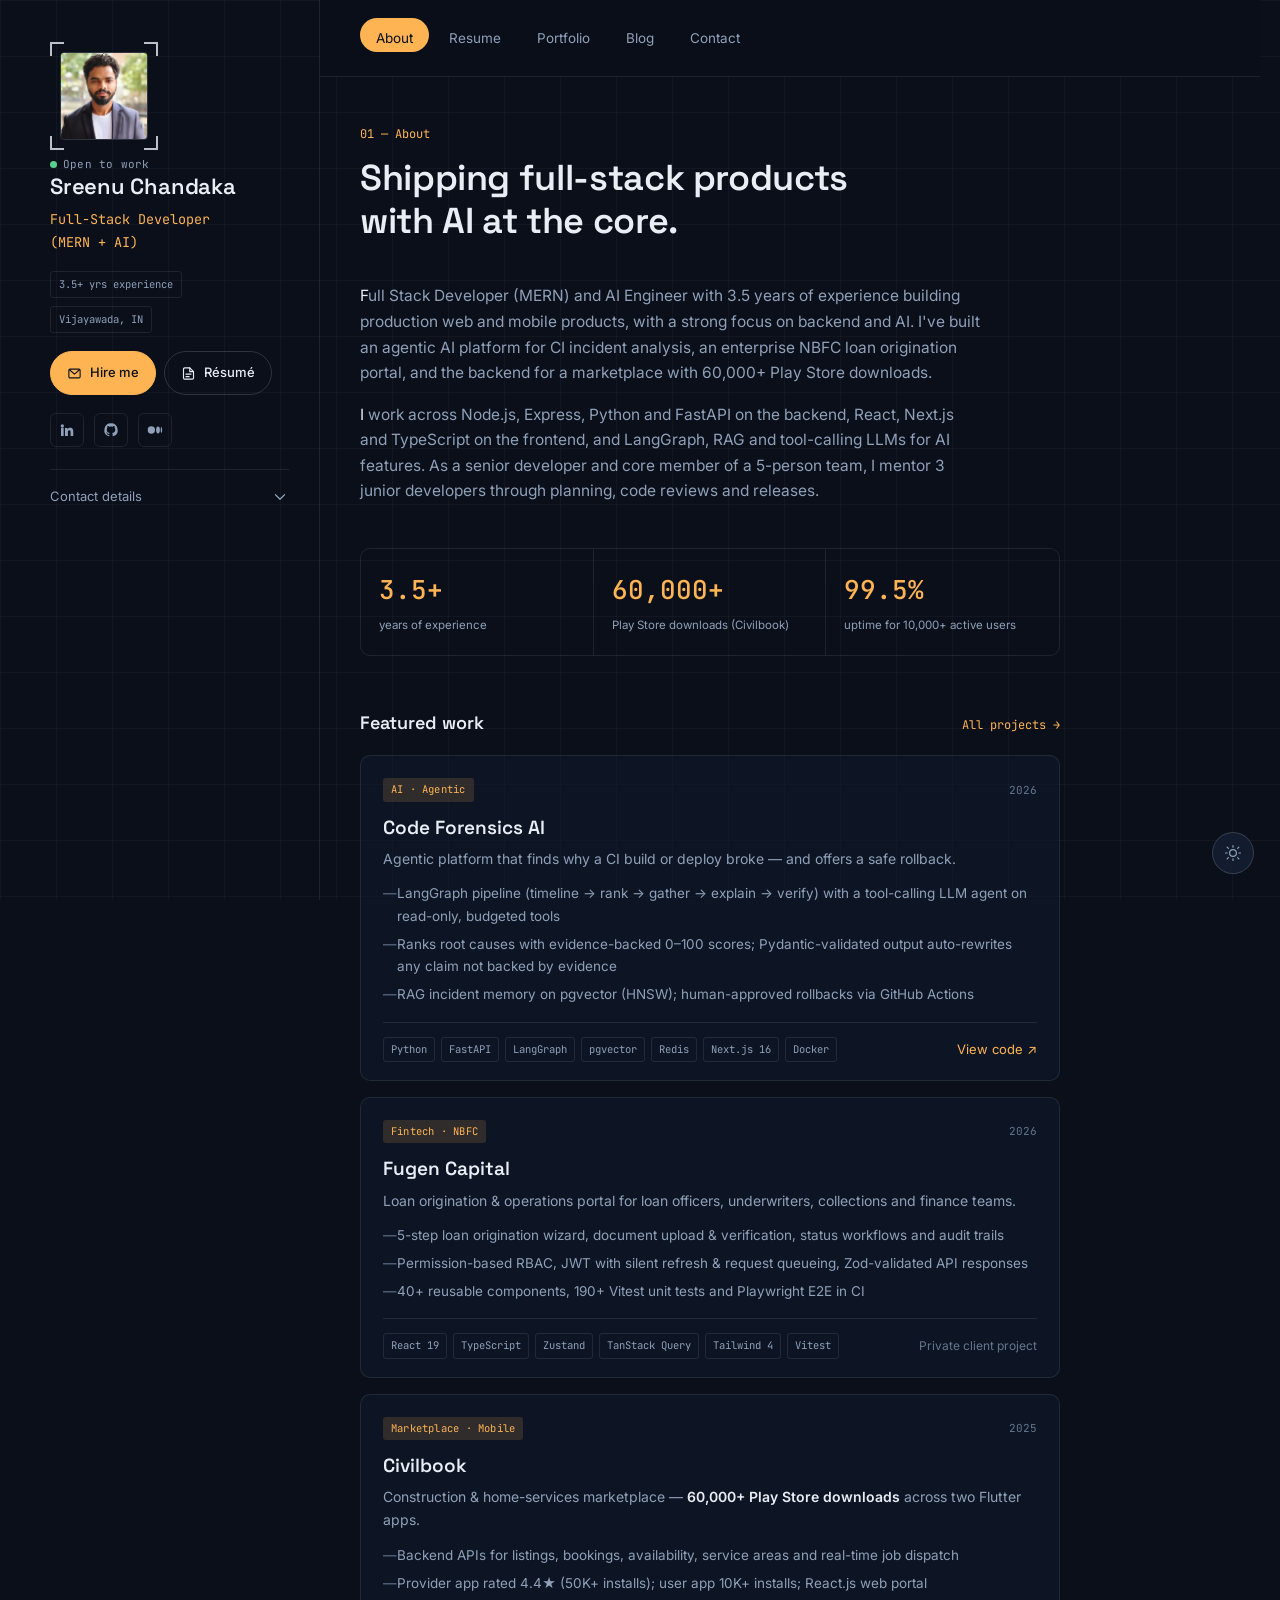
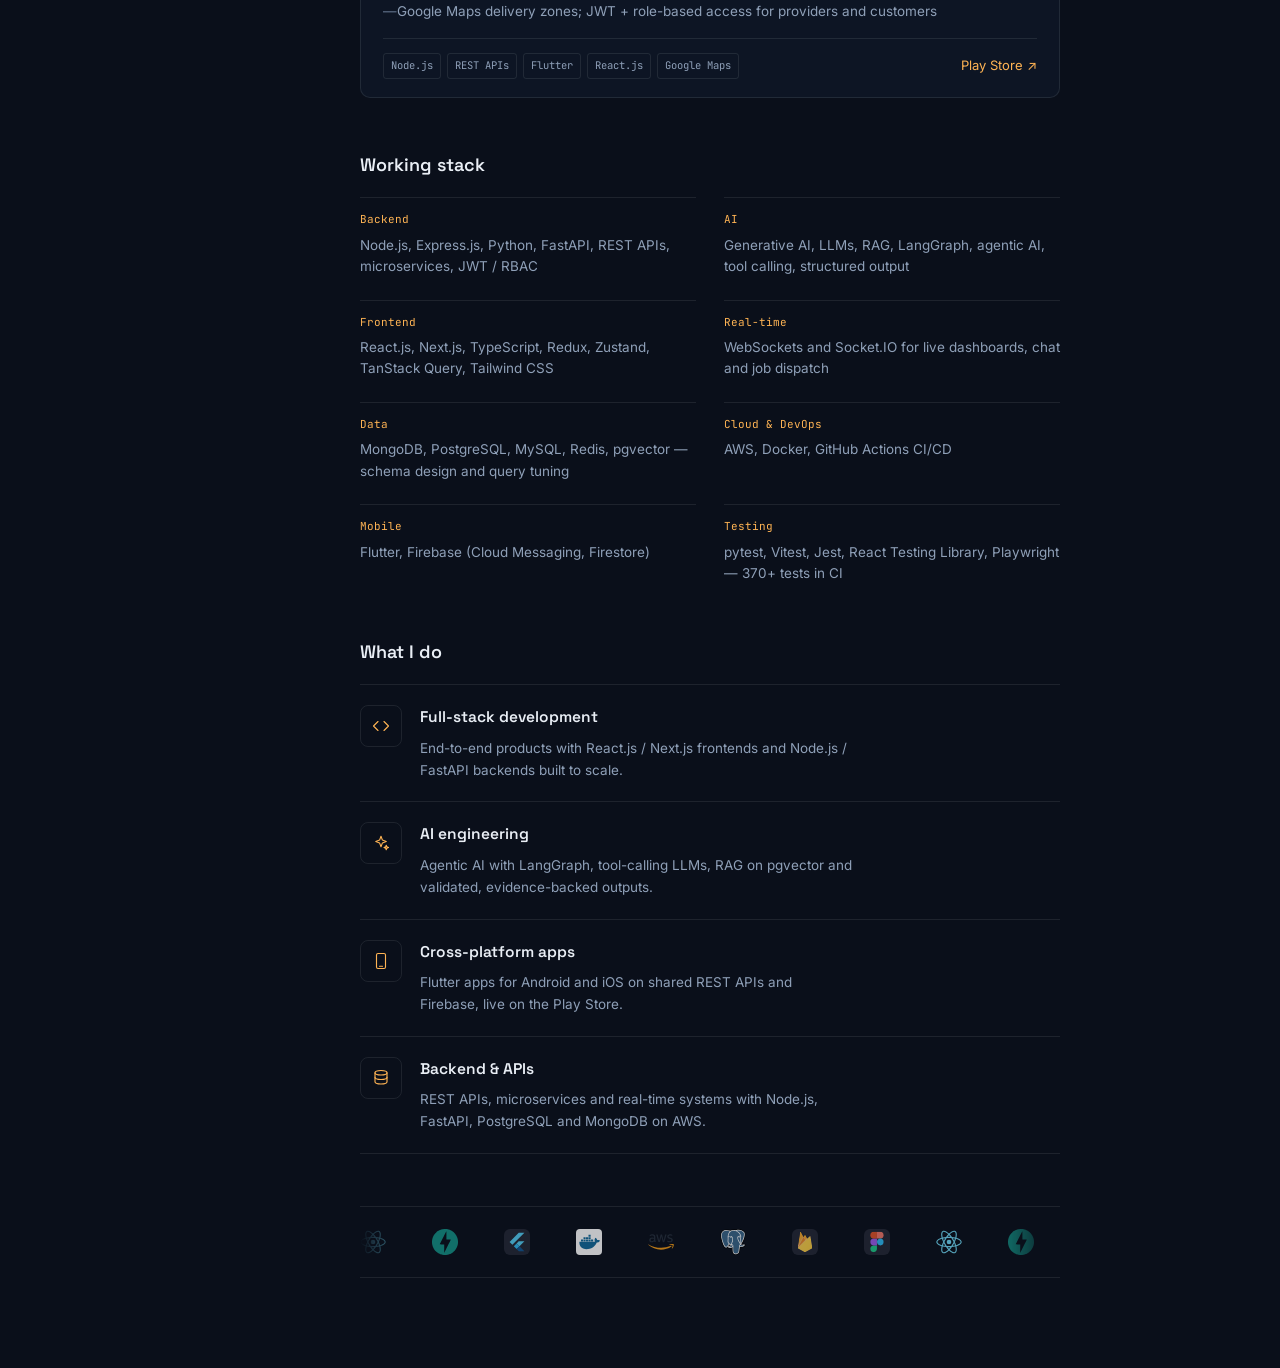
<file: index.html>
<!DOCTYPE html>
<html lang="en">
<head>
  <meta charset="UTF-8" />
  <meta http-equiv="X-UA-Compatible" content="IE=edge" />
  <meta name="viewport" content="width=device-width, initial-scale=1.0" />
  <title>Sreenu Chandaka — Full Stack Developer (MERN + AI)</title>
  <meta name="description" content="Sreenu Chandaka — Full Stack Developer (MERN + AI) with 3.5 years building production web and mobile products with React, Next.js, Node.js, FastAPI, Generative AI, RAG and LangGraph." />

  <link rel="canonical" href="https://sreenu-chandaka.github.io/portfolio/" />
  <meta name="theme-color" content="#0A0F1A" />
  <meta name="author" content="Sreenu Chandaka" />

  <!-- Link previews (LinkedIn, WhatsApp, Slack, X) -->
  <meta property="og:type" content="profile" />
  <meta property="og:url" content="https://sreenu-chandaka.github.io/portfolio/" />
  <meta property="og:title" content="Sreenu Chandaka — Full Stack Developer (MERN + AI)" />
  <meta property="og:description" content="3.5 yrs building production web &amp; mobile products. React, Next.js, Node.js, FastAPI, Generative AI, RAG, LangGraph. Open to work." />
  <meta property="og:image" content="https://sreenu-chandaka.github.io/portfolio/assets/images/professional_pic.png" />
  <meta name="twitter:card" content="summary" />
  <meta name="twitter:title" content="Sreenu Chandaka — Full Stack Developer (MERN + AI)" />
  <meta name="twitter:description" content="React, Next.js, Node.js, FastAPI, Generative AI, RAG, LangGraph. Open to work." />
  <meta name="twitter:image" content="https://sreenu-chandaka.github.io/portfolio/assets/images/professional_pic.png" />

  <script type="application/ld+json">
  {"@context":"https://schema.org","@type":"Person","name":"Sreenu Chandaka","jobTitle":"Full Stack Developer (MERN + AI)","url":"https://sreenu-chandaka.github.io/portfolio/","email":"mailto:chandakasreenu0@gmail.com","address":{"@type":"PostalAddress","addressLocality":"Vijayawada","addressRegion":"Andhra Pradesh","addressCountry":"IN"},"worksFor":{"@type":"Organization","name":"Fugen Webtech"},"alumniOf":"Rajiv Gandhi University of Knowledge Technologies, Srikakulam","sameAs":["https://www.linkedin.com/in/sreenuchandaka/","https://github.com/Sreenu-Chandaka","https://medium.com/@chandakasreenu0"],"knowsAbout":["React","Next.js","TypeScript","Node.js","FastAPI","Generative AI","RAG","LangGraph","Flutter"]}
  </script>

  <link rel="icon" href="./assets/images/my-avatar.png" type="image/png" />
  <link rel="stylesheet" href="./assets/css/style.css" />

  <link rel="preconnect" href="https://fonts.googleapis.com" />
  <link rel="preconnect" href="https://fonts.gstatic.com" crossorigin />
  <link href="https://fonts.googleapis.com/css2?family=Space+Grotesk:wght@400;500;600;700&family=Inter:wght@400;500;600&family=JetBrains+Mono:wght@400;500&display=swap" rel="stylesheet" />
</head>
<body>

  <!-- Scroll / load progress -->
  <div class="progress-bar" id="progressBar"></div>

  <!-- Preloader -->
  <div class="preloader" id="preloader" aria-hidden="true">
    <div class="preloader-inner">
      <span class="preloader-mark">SC</span>
      <span class="preloader-line"><span></span></span>
    </div>
  </div>

  <!-- Custom cursor -->
  <div class="cursor-dot" id="cursorDot"></div>
  <div class="cursor-ring" id="cursorRing"></div>

  <main>
    <!-- ============ SIDEBAR ============ -->
    <aside class="sidebar" data-sidebar>
      <div class="sidebar-top">
        <div class="avatar-frame">
          <span class="frame-tick tick-tl"></span>
          <span class="frame-tick tick-tr"></span>
          <span class="frame-tick tick-bl"></span>
          <span class="frame-tick tick-br"></span>
          <figure class="avatar-box">
            <img src="./assets/images/professional_pic.png" alt="Sreenu Chandaka" width="88" height="88" />
          </figure>
          <span class="status-pill"><span class="status-dot"></span>Open to work</span>
        </div>

        <div class="identity">
          <h1 class="name">Sreenu Chandaka</h1>
          <p class="title" id="titleText">Full&#8209;Stack Developer (MERN&nbsp;+&nbsp;AI)</p>
        </div>

        <div class="meta-row">
          <span class="meta-chip" id="expChip">3+ yrs experience</span>
          <span class="meta-chip">Vijayawada, IN</span>
        </div>

        <div class="sidebar-cta">
          <a class="btn btn-primary" href="mailto:chandakasreenu0@gmail.com?subject=Opportunity%20for%20Sreenu">
            <svg class="icon" viewBox="0 0 24 24" fill="none" stroke="currentColor" stroke-width="1.8" stroke-linecap="round" stroke-linejoin="round"><rect x="3" y="5" width="18" height="14" rx="2"/><path d="M4 6l8 7 8-7"/></svg>
            Hire me
          </a>
          <a class="btn btn-ghost" href="./resume.html" target="_blank" rel="noopener">
            <svg class="icon" viewBox="0 0 24 24" fill="none" stroke="currentColor" stroke-width="1.8" stroke-linecap="round" stroke-linejoin="round"><path d="M14 3H6a2 2 0 0 0-2 2v14a2 2 0 0 0 2 2h12a2 2 0 0 0 2-2V9z"/><polyline points="14 3 14 9 20 9"/><line x1="8" y1="13" x2="16" y2="13"/><line x1="8" y1="17" x2="13" y2="17"/></svg>
            Résumé
          </a>
        </div>

        <ul class="social-list social-list--top">
          <li>
            <a href="https://www.linkedin.com/in/sreenuchandaka/" class="social-link" target="_blank" rel="noopener noreferrer" aria-label="LinkedIn">
              <svg viewBox="0 0 24 24" fill="currentColor"><path d="M4.98 3.5a2.5 2.5 0 1 1 0 5 2.5 2.5 0 0 1 0-5zM3 9h4v12H3zM9 9h3.8v1.7h.05c.53-1 1.83-2.06 3.77-2.06 4.03 0 4.78 2.65 4.78 6.1V21h-4v-5.6c0-1.34-.02-3.06-1.87-3.06-1.87 0-2.15 1.46-2.15 2.96V21H9z"/></svg>
            </a>
          </li>
          <li>
            <a href="https://github.com/Sreenu-Chandaka" class="social-link" target="_blank" rel="noopener noreferrer" aria-label="GitHub">
              <svg viewBox="0 0 24 24" fill="currentColor"><path d="M12 2a10 10 0 0 0-3.16 19.49c.5.09.68-.22.68-.48v-1.7c-2.78.6-3.37-1.34-3.37-1.34-.46-1.16-1.11-1.47-1.11-1.47-.91-.62.07-.6.07-.6 1 .07 1.53 1.03 1.53 1.03.9 1.53 2.36 1.09 2.93.83.09-.65.35-1.09.64-1.34-2.22-.25-4.56-1.11-4.56-4.94 0-1.09.39-1.98 1.03-2.68-.1-.25-.45-1.27.1-2.65 0 0 .84-.27 2.75 1.02a9.5 9.5 0 0 1 5 0c1.91-1.3 2.75-1.02 2.75-1.02.55 1.38.2 2.4.1 2.65.64.7 1.03 1.59 1.03 2.68 0 3.84-2.34 4.68-4.57 4.93.36.31.68.92.68 1.85v2.74c0 .27.18.58.69.48A10 10 0 0 0 12 2z"/></svg>
            </a>
          </li>
          <li>
            <a href="https://medium.com/@chandakasreenu0" class="social-link" target="_blank" rel="noopener noreferrer" aria-label="Medium">
              <svg viewBox="0 0 24 24" fill="currentColor"><circle cx="6.5" cy="12" r="5.5"/><ellipse cx="16.5" cy="12" rx="2.8" ry="5.2"/><ellipse cx="21.6" cy="12" rx="1.1" ry="4.6"/></svg>
            </a>
          </li>
        </ul>

        <button class="contacts-toggle" data-sidebar-btn aria-expanded="false">
          <span>Contact details</span>
          <svg class="icon chev" viewBox="0 0 24 24" fill="none" stroke="currentColor" stroke-width="1.6" stroke-linecap="round" stroke-linejoin="round"><polyline points="6 9 12 15 18 9"></polyline></svg>
        </button>
      </div>

      <div class="sidebar-more" data-sidebar-more>
        <ul class="contacts-list">
          <li class="contact-item">
            <span class="icon-box">
              <svg class="icon" viewBox="0 0 24 24" fill="none" stroke="currentColor" stroke-width="1.6" stroke-linecap="round" stroke-linejoin="round"><path d="M4 4h16v16H4z" opacity="0"/><path d="M4 6l8 7 8-7"/><rect x="3" y="5" width="18" height="14" rx="2"/></svg>
            </span>
            <span class="contact-info">
              <span class="contact-label">Email</span>
              <a href="mailto:chandakasreenu0@gmail.com" class="contact-link">chandakasreenu0@gmail.com</a>
            </span>
          </li>
          <li class="contact-item">
            <span class="icon-box">
              <svg class="icon" viewBox="0 0 24 24" fill="none" stroke="currentColor" stroke-width="1.6" stroke-linecap="round" stroke-linejoin="round"><rect x="7" y="2" width="10" height="20" rx="2"/><line x1="11" y1="18" x2="13" y2="18"/></svg>
            </span>
            <span class="contact-info">
              <span class="contact-label">Phone</span>
              <a href="tel:+916301485598" class="contact-link">+91 6301485598</a>
            </span>
          </li>
          <li class="contact-item">
            <span class="icon-box">
              <svg class="icon" viewBox="0 0 24 24" fill="none" stroke="currentColor" stroke-width="1.6" stroke-linecap="round" stroke-linejoin="round"><path d="M12 22s7-7.2 7-12.5A7 7 0 1 0 5 9.5C5 14.8 12 22 12 22z"/><circle cx="12" cy="9.5" r="2.4"/></svg>
            </span>
            <span class="contact-info">
              <span class="contact-label">Location</span>
              <span class="contact-link">Vijayawada, Andhra Pradesh</span>
            </span>
          </li>
        </ul>

      </div>
    </aside>

    <!-- ============ MAIN CONTENT ============ -->
    <div class="main-content">
      <nav class="navbar" data-navbar>
        <span class="nav-indicator" id="navIndicator"></span>
        <button class="navbar-link active" data-nav-link data-page="about">About</button>
        <button class="navbar-link" data-nav-link data-page="resume">Resume</button>
        <button class="navbar-link" data-nav-link data-page="portfolio">Portfolio</button>
        <button class="navbar-link" data-nav-link data-page="blog">Blog</button>
        <button class="navbar-link" data-nav-link data-page="contact">Contact</button>
      </nav>

      <div class="page-viewport">

        <!-- ===== ABOUT ===== -->
        <article class="page active" data-page="about">
          <header class="page-head">
            <p class="page-kicker">01 — About</p>
            <h2 class="page-title">Shipping full-stack products <br/>with AI at the core.</h2>
          </header>

          <section class="about-text" data-reveal>
            <p>
              Full Stack Developer (MERN) and AI Engineer with 3.5 years of experience building production web
              and mobile products, with a strong focus on backend and AI. I've built an agentic AI platform for
              CI incident analysis, an enterprise NBFC loan origination portal, and the backend for a marketplace
              with 60,000+ Play Store downloads.
            </p>
            <p>
              I work across Node.js, Express, Python and FastAPI on the backend, React, Next.js and TypeScript on
              the frontend, and LangGraph, RAG and tool-calling LLMs for AI features. As a senior developer and
              core member of a 5-person team, I mentor 3 junior developers through planning, code reviews and releases.
            </p>
          </section>

          <section class="stat-strip" data-reveal>
            <div class="stat">
              <span class="stat-num" data-count="3" data-suffix="+">3.5+</span>
              <span class="stat-label">years of experience</span>
            </div>
            <div class="stat">
              <span class="stat-num" data-count="60000" data-suffix="+" data-format="group">60,000+</span>
              <span class="stat-label">Play Store downloads (Civilbook)</span>
            </div>
            <div class="stat">
              <span class="stat-num" data-count="99.5" data-suffix="%" data-decimals="1">99.5%</span>
              <span class="stat-label">uptime for 10,000+ active users</span>
            </div>
          </section>

          <section class="featured" data-reveal>
            <div class="section-row">
              <h3 class="h3">Featured work</h3>
              <button class="link-btn" data-goto="portfolio">All projects →</button>
            </div>

            <article class="case">
              <div class="case-head">
                <span class="case-badge">AI · Agentic</span>
                <span class="case-date">2026</span>
              </div>
              <h4 class="case-title">Code Forensics AI</h4>
              <p class="case-sub">Agentic platform that finds why a CI build or deploy broke — and offers a safe rollback.</p>
              <ul class="case-points">
                <li>LangGraph pipeline (timeline → rank → gather → explain → verify) with a tool-calling LLM agent on read-only, budgeted tools</li>
                <li>Ranks root causes with evidence-backed 0–100 scores; Pydantic-validated output auto-rewrites any claim not backed by evidence</li>
                <li>RAG incident memory on pgvector (HNSW); human-approved rollbacks via GitHub Actions</li>
              </ul>
              <div class="case-foot">
                <ul class="tag-list"><li>Python</li><li>FastAPI</li><li>LangGraph</li><li>pgvector</li><li>Redis</li><li>Next.js 16</li><li>Docker</li></ul>
                <a class="case-link" href="https://github.com/Sreenu-Chandaka/Code-Forensics-AI" target="_blank" rel="noopener noreferrer">View code ↗</a>
              </div>
            </article>

            <article class="case">
              <div class="case-head">
                <span class="case-badge">Fintech · NBFC</span>
                <span class="case-date">2026</span>
              </div>
              <h4 class="case-title">Fugen Capital</h4>
              <p class="case-sub">Loan origination &amp; operations portal for loan officers, underwriters, collections and finance teams.</p>
              <ul class="case-points">
                <li>5-step loan origination wizard, document upload &amp; verification, status workflows and audit trails</li>
                <li>Permission-based RBAC, JWT with silent refresh &amp; request queueing, Zod-validated API responses</li>
                <li>40+ reusable components, 190+ Vitest unit tests and Playwright E2E in CI</li>
              </ul>
              <div class="case-foot">
                <ul class="tag-list"><li>React 19</li><li>TypeScript</li><li>Zustand</li><li>TanStack Query</li><li>Tailwind 4</li><li>Vitest</li></ul>
                <span class="case-link is-muted">Private client project</span>
              </div>
            </article>

            <article class="case">
              <div class="case-head">
                <span class="case-badge">Marketplace · Mobile</span>
                <span class="case-date">2025</span>
              </div>
              <h4 class="case-title">Civilbook</h4>
              <p class="case-sub">Construction &amp; home-services marketplace — <strong>60,000+ Play Store downloads</strong> across two Flutter apps.</p>
              <ul class="case-points">
                <li>Backend APIs for listings, bookings, availability, service areas and real-time job dispatch</li>
                <li>Provider app rated 4.4★ (50K+ installs); user app 10K+ installs; React.js web portal</li>
                <li>Google Maps delivery zones; JWT + role-based access for providers and customers</li>
              </ul>
              <div class="case-foot">
                <ul class="tag-list"><li>Node.js</li><li>REST APIs</li><li>Flutter</li><li>React.js</li><li>Google Maps</li></ul>
                <a class="case-link" href="https://play.google.com/store/apps/details?id=com.civilbook.civilbookprovider" target="_blank" rel="noopener noreferrer">Play Store ↗</a>
              </div>
            </article>
          </section>

          <section class="stack" data-reveal>
            <h3 class="h3">Working stack</h3>
            <div class="stack-grid">
              <div class="stack-col">
                <span class="stack-col-label">Backend</span>
                <p>Node.js, Express.js, Python, FastAPI, REST APIs, microservices, JWT / RBAC</p>
              </div>
              <div class="stack-col">
                <span class="stack-col-label">AI</span>
                <p>Generative AI, LLMs, RAG, LangGraph, agentic AI, tool calling, structured output</p>
              </div>
              <div class="stack-col">
                <span class="stack-col-label">Frontend</span>
                <p>React.js, Next.js, TypeScript, Redux, Zustand, TanStack Query, Tailwind CSS</p>
              </div>
              <div class="stack-col">
                <span class="stack-col-label">Real-time</span>
                <p>WebSockets and Socket.IO for live dashboards, chat and job dispatch</p>
              </div>
              <div class="stack-col">
                <span class="stack-col-label">Data</span>
                <p>MongoDB, PostgreSQL, MySQL, Redis, pgvector — schema design and query tuning</p>
              </div>
              <div class="stack-col">
                <span class="stack-col-label">Cloud &amp; DevOps</span>
                <p>AWS, Docker, GitHub Actions CI/CD</p>
              </div>
              <div class="stack-col">
                <span class="stack-col-label">Mobile</span>
                <p>Flutter, Firebase (Cloud Messaging, Firestore)</p>
              </div>
              <div class="stack-col">
                <span class="stack-col-label">Testing</span>
                <p>pytest, Vitest, Jest, React Testing Library, Playwright — 370+ tests in CI</p>
              </div>
            </div>
          </section>

          <section class="service" data-reveal>
            <h3 class="h3">What I do</h3>
            <ul class="service-list">
              <li class="service-item">
                <div class="service-icon-box">
                  <svg class="icon" viewBox="0 0 24 24" fill="none" stroke="currentColor" stroke-width="1.5" stroke-linecap="round" stroke-linejoin="round"><polyline points="8 6 2 12 8 18"/><polyline points="16 6 22 12 16 18"/></svg>
                </div>
                <div class="service-content">
                  <h4 class="h4">Full-stack development</h4>
                  <p>End-to-end products with React.js / Next.js frontends and Node.js / FastAPI backends built to scale.</p>
                </div>
              </li>
              <li class="service-item">
                <div class="service-icon-box">
                  <svg class="icon" viewBox="0 0 24 24" fill="none" stroke="currentColor" stroke-width="1.5" stroke-linecap="round" stroke-linejoin="round"><path d="M12 3l1.9 5.1L19 10l-5.1 1.9L12 17l-1.9-5.1L5 10l5.1-1.9z"/><path d="M19 15l.8 2.2L22 18l-2.2.8L19 21l-.8-2.2L16 18l2.2-.8z"/></svg>
                </div>
                <div class="service-content">
                  <h4 class="h4">AI engineering</h4>
                  <p>Agentic AI with LangGraph, tool-calling LLMs, RAG on pgvector and validated, evidence-backed outputs.</p>
                </div>
              </li>
              <li class="service-item">
                <div class="service-icon-box">
                  <svg class="icon" viewBox="0 0 24 24" fill="none" stroke="currentColor" stroke-width="1.5" stroke-linecap="round" stroke-linejoin="round"><rect x="6" y="2" width="12" height="20" rx="2"/><line x1="10" y1="19" x2="14" y2="19"/></svg>
                </div>
                <div class="service-content">
                  <h4 class="h4">Cross-platform apps</h4>
                  <p>Flutter apps for Android and iOS on shared REST APIs and Firebase, live on the Play Store.</p>
                </div>
              </li>
              <li class="service-item">
                <div class="service-icon-box">
                  <svg class="icon" viewBox="0 0 24 24" fill="none" stroke="currentColor" stroke-width="1.5" stroke-linecap="round" stroke-linejoin="round"><ellipse cx="12" cy="5" rx="8" ry="3"/><path d="M4 5v6c0 1.66 3.58 3 8 3s8-1.34 8-3V5"/><path d="M4 11v6c0 1.66 3.58 3 8 3s8-1.34 8-3v-6"/></svg>
                </div>
                <div class="service-content">
                  <h4 class="h4">Backend &amp; APIs</h4>
                  <p>REST APIs, microservices and real-time systems with Node.js, FastAPI, PostgreSQL and MongoDB on AWS.</p>
                </div>
              </li>
            </ul>
          </section>

          <section class="marquee-wrap" data-reveal aria-label="Tools and platforms">
            <div class="marquee">
              <ul class="marquee-track">
                <li><img src="./assets/skills/React.svg" alt="React" /></li>
                <li><img src="./assets/skills/FastAPI.svg" alt="FastAPI" /></li>
                <li><img src="./assets/skills/Flutter.svg" alt="Flutter" /></li>
                <li><img src="./assets/skills/Docker.svg" alt="Docker" /></li>
                <li><img src="./assets/skills/AWS.svg" alt="AWS" /></li>
                <li><img src="./assets/skills/PostgreSQL.svg" alt="PostgreSQL" /></li>
                <li><img src="./assets/skills/Firebase.svg" alt="Firebase" /></li>
                <li><img src="./assets/skills/Figma.svg" alt="Figma" /></li>
              </ul>
              <ul class="marquee-track" aria-hidden="true">
                <li><img src="./assets/skills/React.svg" alt="" /></li>
                <li><img src="./assets/skills/FastAPI.svg" alt="" /></li>
                <li><img src="./assets/skills/Flutter.svg" alt="" /></li>
                <li><img src="./assets/skills/Docker.svg" alt="" /></li>
                <li><img src="./assets/skills/AWS.svg" alt="" /></li>
                <li><img src="./assets/skills/PostgreSQL.svg" alt="" /></li>
                <li><img src="./assets/skills/Firebase.svg" alt="" /></li>
                <li><img src="./assets/skills/Figma.svg" alt="" /></li>
              </ul>
            </div>
          </section>
        </article>

        <!-- ===== RESUME ===== -->
        <article class="page" data-page="resume">
          <header class="page-head">
            <p class="page-kicker">02 — Resume</p>
            <h2 class="page-title">Where I've worked <br/>and what I studied.</h2>
          </header>

          <section class="timeline-section" data-reveal>
            <div class="timeline-head">
              <svg class="icon" viewBox="0 0 24 24" fill="none" stroke="currentColor" stroke-width="1.5" stroke-linecap="round" stroke-linejoin="round"><path d="M4 19.5A2.5 2.5 0 0 1 6.5 17H20"/><path d="M6.5 2H20v20H6.5A2.5 2.5 0 0 1 4 19.5v-15A2.5 2.5 0 0 1 6.5 2z"/></svg>
              <h3 class="h3">Experience</h3>
            </div>

            <ol class="timeline">
              <li class="timeline-item">
                <span class="timeline-date">Jun 2025 — Present</span>
                <h4 class="timeline-role">Full Stack Developer (MERN + AI) <span class="dash">—</span> Fugen Webtech</h4>
                <p class="timeline-loc">Vijayawada, Andhra Pradesh, India · On-site</p>
                <ul class="timeline-points">
                  <li>Built backend services and REST APIs for products supporting 10,000+ active users at 99.5% uptime</li>
                  <li>Built Code Forensics AI: a LangGraph pipeline with a tool-calling LLM agent, RAG incident memory on pgvector and evidence-verified explanations (Python / FastAPI)</li>
                  <li>Developed the backend for Civilbook (60,000+ Play Store downloads): listings, bookings, availability and real-time job dispatch</li>
                  <li>Developed Fugen Capital, an enterprise NBFC loan origination portal (React 19 + TypeScript) with document verification, status workflows and audit trails</li>
                  <li>Implemented JWT with silent token refresh and RBAC; WebSocket live dashboards cut data latency by 30%</li>
                  <li>Wrote 370+ automated tests (pytest, Vitest, Jest, Playwright) in CI; mentored 3 junior developers</li>
                </ul>
              </li>

              <li class="timeline-item">
                <span class="timeline-date">Aug 2024 — May 2025</span>
                <h4 class="timeline-role">Software Developer (Full Stack) <span class="dash">—</span> Suki Software Solutions Pvt Ltd</h4>
                <p class="timeline-loc">Chennai, Tamil Nadu, India · On-site</p>
                <ul class="timeline-points">
                  <li>Built backend microservices and REST APIs on PostgreSQL and MySQL for enterprise ERP modules (finance, HR, inventory)</li>
                  <li>Integrated a FastAPI AI microservice for workflow automation and anomaly detection in financial data</li>
                  <li>Designed sync APIs and IndexedDB persistence so offline-first React.js modules sync automatically</li>
                  <li>Enforced RBAC with secure authentication; built Flutter screens on the same APIs</li>
                </ul>
              </li>

              <li class="timeline-item">
                <span class="timeline-date">Aug 2023 — Jul 2024</span>
                <h4 class="timeline-role">Software Developer (Full Stack) <span class="dash">—</span> Noki Technologies Pvt Ltd</h4>
                <p class="timeline-loc">Hyderabad, Telangana, India · Hybrid</p>
                <ul class="timeline-points">
                  <li>Built a real-time messaging backend with WebSockets (Socket.IO / STOMP) for 500+ concurrent users at sub-100ms latency</li>
                  <li>Integrated FastAPI AI services: sales forecasting and lead scoring (Salestable) and crop disease detection (Peepul-Agri)</li>
                  <li>Built Firebase Cloud Messaging push triggers, raising engagement and retention by 35%</li>
                  <li>Built React.js frontends with reusable components and Flutter app features on the shared APIs</li>
                </ul>
              </li>

              <li class="timeline-item">
                <span class="timeline-date">Feb 2023 — Jul 2023</span>
                <h4 class="timeline-role">Backend Developer Intern <span class="dash">—</span> Orotron</h4>
                <p class="timeline-loc">Hyderabad, Telangana, India · 6 months</p>
                <ul class="timeline-points">
                  <li>Built FastAPI backend services with WebSocket live updates for a real-time, multi-device image gallery</li>
                  <li>Implemented threaded comments with live notifications and real-time updates</li>
                  <li>Engineered cloud data sync with automatic backup and cross-device access, integrated with a Flutter client</li>
                </ul>
              </li>
            </ol>
          </section>

          <section class="timeline-section" data-reveal>
            <div class="timeline-head">
              <svg class="icon" viewBox="0 0 24 24" fill="none" stroke="currentColor" stroke-width="1.5" stroke-linecap="round" stroke-linejoin="round"><path d="M2 3h6a4 4 0 0 1 4 4v14a3 3 0 0 0-3-3H2z"/><path d="M22 3h-6a4 4 0 0 0-4 4v14a3 3 0 0 1 3-3h7z"/></svg>
              <h3 class="h3">Education</h3>
            </div>
            <ol class="timeline">
              <li class="timeline-item">
                <span class="timeline-date">2017 — Aug 2023</span>
                <h4 class="timeline-role">B.Tech, Electronics &amp; Communication Engineering</h4>
                <p class="timeline-loc">Rajiv Gandhi University of Knowledge Technologies, Srikakulam · CGPA 8.7 / 10</p>
                <p class="timeline-points" style="padding-left:0;list-style:none;">Coursework: Software Architecture, DBMS, Enterprise Computing, Mobile Computing, Database Systems, IoT</p>
              </li>
            </ol>
          </section>

          <a class="btn-resume-download" href="./resume.html" target="_blank" rel="noopener" data-reveal>
            <svg class="icon" viewBox="0 0 24 24" fill="none" stroke="currentColor" stroke-width="1.6" stroke-linecap="round" stroke-linejoin="round"><path d="M12 3v12"/><polyline points="7 10 12 15 17 10"/><path d="M5 20h14"/></svg>
            View / download résumé (PDF)
          </a>
        </article>

        <!-- ===== PORTFOLIO ===== -->
        <article class="page" data-page="portfolio">
          <header class="page-head">
            <p class="page-kicker">03 — Portfolio</p>
            <h2 class="page-title">Shipped products, <br/>live in the world.</h2>
          </header>

          <section class="projects" data-reveal>
            <div class="filter-list" role="tablist">
              <button class="filter-btn active" data-filter-btn data-filter="all">All</button>
              <button class="filter-btn" data-filter-btn data-filter="ai">AI</button>
              <button class="filter-btn" data-filter-btn data-filter="mobile">Mobile</button>
              <button class="filter-btn" data-filter-btn data-filter="web">Web</button>
            </div>

            <ul class="project-list">
              <li class="project-item" data-filter-item data-category="ai">
                <a href="https://github.com/Sreenu-Chandaka/Code-Forensics-AI" target="_blank" rel="noopener noreferrer">
                  <figure class="project-img">
                    <img src="data:image/svg+xml,%3Csvg%20xmlns=%22http://www.w3.org/2000/svg%22%20viewBox=%220%200%20640%20400%22%3E%3Cdefs%3E%3ClinearGradient%20id=%22g%22%20x1=%220%22%20y1=%220%22%20x2=%221%22%20y2=%221%22%3E%3Cstop%20offset=%220%22%20stop-color=%22%231e1b4b%22/%3E%3Cstop%20offset=%221%22%20stop-color=%22%237c3aed%22/%3E%3C/linearGradient%3E%3C/defs%3E%3Crect%20width=%22640%22%20height=%22400%22%20fill=%22url%28%23g%29%22/%3E%3Ctext%20x=%22320%22%20y=%22200%22%20text-anchor=%22middle%22%20font-family=%22Helvetica,Arial,sans-serif%22%20font-size=%2240%22%20font-weight=%22700%22%20fill=%22%23fff%22%3ECode%20Forensics%20AI%3C/text%3E%3Ctext%20x=%22320%22%20y=%22245%22%20text-anchor=%22middle%22%20font-family=%22Helvetica,Arial,sans-serif%22%20font-size=%2220%22%20fill=%22%23ffffffcc%22%3EAgentic%20incident%20root-cause%20analysis%3C/text%3E%3C/svg%3E" alt="Code Forensics AI" loading="lazy" />
                    <span class="project-hover"><svg class="icon" viewBox="0 0 24 24" fill="none" stroke="currentColor" stroke-width="1.6" stroke-linecap="round" stroke-linejoin="round"><path d="M18 13v6a2 2 0 0 1-2 2H5a2 2 0 0 1-2-2V8a2 2 0 0 1 2-2h6"/><polyline points="15 3 21 3 21 9"/><line x1="10" y1="14" x2="21" y2="3"/></svg></span>
                  </figure>
                  <h3 class="project-title">Code Forensics AI — Agentic RCA &amp; Safe Rollback</h3>
                  <p class="project-category">AI · LangGraph · RAG · FastAPI · Next.js</p>
                </a>
              </li>
              <li class="project-item" data-filter-item data-category="web">
                <a href="https://www.linkedin.com/in/sreenuchandaka/details/projects/" target="_blank" rel="noopener noreferrer">
                  <figure class="project-img">
                    <img src="data:image/svg+xml,%3Csvg%20xmlns=%22http://www.w3.org/2000/svg%22%20viewBox=%220%200%20640%20400%22%3E%3Cdefs%3E%3ClinearGradient%20id=%22g%22%20x1=%220%22%20y1=%220%22%20x2=%221%22%20y2=%221%22%3E%3Cstop%20offset=%220%22%20stop-color=%22%230f172a%22/%3E%3Cstop%20offset=%221%22%20stop-color=%22%230e7490%22/%3E%3C/linearGradient%3E%3C/defs%3E%3Crect%20width=%22640%22%20height=%22400%22%20fill=%22url%28%23g%29%22/%3E%3Ctext%20x=%22320%22%20y=%22200%22%20text-anchor=%22middle%22%20font-family=%22Helvetica,Arial,sans-serif%22%20font-size=%2240%22%20font-weight=%22700%22%20fill=%22%23fff%22%3EFugen%20Capital%3C/text%3E%3Ctext%20x=%22320%22%20y=%22245%22%20text-anchor=%22middle%22%20font-family=%22Helvetica,Arial,sans-serif%22%20font-size=%2220%22%20fill=%22%23ffffffcc%22%3EEnterprise%20NBFC%20loan%20origination%20portal%3C/text%3E%3C/svg%3E" alt="Fugen Capital" loading="lazy" />
                    <span class="project-hover"><svg class="icon" viewBox="0 0 24 24" fill="none" stroke="currentColor" stroke-width="1.6" stroke-linecap="round" stroke-linejoin="round"><path d="M18 13v6a2 2 0 0 1-2 2H5a2 2 0 0 1-2-2V8a2 2 0 0 1 2-2h6"/><polyline points="15 3 21 3 21 9"/><line x1="10" y1="14" x2="21" y2="3"/></svg></span>
                  </figure>
                  <h3 class="project-title">Fugen Capital — NBFC Loan Operations Portal</h3>
                  <p class="project-category">Fintech · React 19 · TypeScript · RBAC</p>
                </a>
              </li>
              <li class="project-item" data-filter-item data-category="mobile">
                <a href="https://play.google.com/store/apps/details?id=com.civilbook.civilbookprovider" target="_blank" rel="noopener noreferrer">
                  <figure class="project-img is-logo">
                    <img src="./assets/projects/civilbookprovider.webp" alt="CivilBook Provider" loading="lazy" />
                    <span class="project-hover"><svg class="icon" viewBox="0 0 24 24" fill="none" stroke="currentColor" stroke-width="1.6" stroke-linecap="round" stroke-linejoin="round"><path d="M18 13v6a2 2 0 0 1-2 2H5a2 2 0 0 1-2-2V8a2 2 0 0 1 2-2h6"/><polyline points="15 3 21 3 21 9"/><line x1="10" y1="14" x2="21" y2="3"/></svg></span>
                  </figure>
                  <h3 class="project-title">Civilbook — Construction &amp; Services Marketplace</h3>
                  <p class="project-category">60K+ downloads · Flutter · REST APIs · Maps</p>
                </a>
              </li>
              <li class="project-item" data-filter-item data-category="mobile">
                <a href="https://apps.apple.com/in/app/anna-kirana/id1661523940" target="_blank" rel="noopener noreferrer">
                  <figure class="project-img is-logo">
                    <img src="./assets/projects/anna_kirana.webp" alt="Anna Kirana" loading="lazy" />
                    <span class="project-hover"><svg class="icon" viewBox="0 0 24 24" fill="none" stroke="currentColor" stroke-width="1.6" stroke-linecap="round" stroke-linejoin="round"><path d="M18 13v6a2 2 0 0 1-2 2H5a2 2 0 0 1-2-2V8a2 2 0 0 1 2-2h6"/><polyline points="15 3 21 3 21 9"/><line x1="10" y1="14" x2="21" y2="3"/></svg></span>
                  </figure>
                  <h3 class="project-title">Anna Kirana</h3>
                  <p class="project-category">Grocery app · Flutter · iOS</p>
                </a>
              </li>
              <li class="project-item" data-filter-item data-category="mobile">
                <a href="https://play.google.com/store/apps/details?id=com.suki.erpmobileapp&hl=en_IN" target="_blank" rel="noopener noreferrer">
                  <figure class="project-img is-logo">
                    <img src="./assets/projects/suki_erp.webp" alt="Suki ERP" loading="lazy" />
                    <span class="project-hover"><svg class="icon" viewBox="0 0 24 24" fill="none" stroke="currentColor" stroke-width="1.6" stroke-linecap="round" stroke-linejoin="round"><path d="M18 13v6a2 2 0 0 1-2 2H5a2 2 0 0 1-2-2V8a2 2 0 0 1 2-2h6"/><polyline points="15 3 21 3 21 9"/><line x1="10" y1="14" x2="21" y2="3"/></svg></span>
                  </figure>
                  <h3 class="project-title">Suki ERP — Enterprise Resource Planning</h3>
                  <p class="project-category">Offline-first React · Microservices · FastAPI AI</p>
                </a>
              </li>
              <li class="project-item" data-filter-item data-category="web">
                <a href="https://www.linkedin.com/in/sreenuchandaka/details/projects/" target="_blank" rel="noopener noreferrer">
                  <figure class="project-img is-logo">
                    <img src="./assets/projects/salestable.webp" alt="Salestable" loading="lazy" />
                    <span class="project-hover"><svg class="icon" viewBox="0 0 24 24" fill="none" stroke="currentColor" stroke-width="1.6" stroke-linecap="round" stroke-linejoin="round"><path d="M18 13v6a2 2 0 0 1-2 2H5a2 2 0 0 1-2-2V8a2 2 0 0 1 2-2h6"/><polyline points="15 3 21 3 21 9"/><line x1="10" y1="14" x2="21" y2="3"/></svg></span>
                  </figure>
                  <h3 class="project-title">Salestable — Sales CRM with AI Forecasting</h3>
                  <p class="project-category">CRM · React · MongoDB · FastAPI AI</p>

                </a>
              </li>
              <li class="project-item" data-filter-item data-category="mobile">
                <a href="https://play.google.com/store/apps/details?id=com.farm.growtogetherfarmily" target="_blank" rel="noopener noreferrer">
                  <figure class="project-img is-logo">
                    <img src="./assets/projects/growtogetherfarmily.webp" alt="Grow Together / Farmily" loading="lazy" />
                    <span class="project-hover"><svg class="icon" viewBox="0 0 24 24" fill="none" stroke="currentColor" stroke-width="1.6" stroke-linecap="round" stroke-linejoin="round"><path d="M18 13v6a2 2 0 0 1-2 2H5a2 2 0 0 1-2-2V8a2 2 0 0 1 2-2h6"/><polyline points="15 3 21 3 21 9"/><line x1="10" y1="14" x2="21" y2="3"/></svg></span>
                  </figure>
                  <h3 class="project-title">Grow Together / Farmily</h3>
                  <p class="project-category">Agri community app · Flutter · Firebase</p>
                </a>
              </li>
              <li class="project-item" data-filter-item data-category="mobile">
                <a href="https://play.google.com/store/apps/details?id=com.ass.akhandasevasamasthan" target="_blank" rel="noopener noreferrer">
                  <figure class="project-img is-logo">
                    <img src="./assets/projects/akhandaseva.webp" alt="Akhanda Seva Samsthan" loading="lazy" />
                    <span class="project-hover"><svg class="icon" viewBox="0 0 24 24" fill="none" stroke="currentColor" stroke-width="1.6" stroke-linecap="round" stroke-linejoin="round"><path d="M18 13v6a2 2 0 0 1-2 2H5a2 2 0 0 1-2-2V8a2 2 0 0 1 2-2h6"/><polyline points="15 3 21 3 21 9"/><line x1="10" y1="14" x2="21" y2="3"/></svg></span>
                  </figure>
                  <h3 class="project-title">Akhanda Seva Samsthan</h3>
                  <p class="project-category">NGO app · Flutter · Firebase</p>
                </a>
              </li>
              <li class="project-item" data-filter-item data-category="web">
                <a href="https://sreepixelss.web.app/" target="_blank" rel="noopener noreferrer">
                  <figure class="project-img">
                    <img src="./assets/projects/sreepixelss.png" alt="SreePixels" loading="lazy" />
                    <span class="project-hover"><svg class="icon" viewBox="0 0 24 24" fill="none" stroke="currentColor" stroke-width="1.6" stroke-linecap="round" stroke-linejoin="round"><path d="M18 13v6a2 2 0 0 1-2 2H5a2 2 0 0 1-2-2V8a2 2 0 0 1 2-2h6"/><polyline points="15 3 21 3 21 9"/><line x1="10" y1="14" x2="21" y2="3"/></svg></span>
                  </figure>
                  <h3 class="project-title">SreePixels — HD Images Website</h3>
                  <p class="project-category">Image gallery · Flutter Web · Firebase</p>
                </a>
              </li>
            </ul>
          </section>
        </article>

        <!-- ===== BLOG ===== -->
        <article class="page" data-page="blog">
          <header class="page-head">
            <p class="page-kicker">04 — Blog</p>
            <h2 class="page-title">Notes from <br/>the field.</h2>
          </header>

          <section class="blog-posts" data-reveal>
            <ul class="blog-list">
              <li class="blog-item">
                <a href="https://medium.com/@chandakasreenu0/bridging-worlds-flutter-kotlin-and-swift-a-unified-path-for-modern-app-developers-658831906335" target="_blank" rel="noopener noreferrer">
                  <figure class="blog-banner"><img src="./assets/blogs/flutter.png" alt="" loading="lazy" /></figure>
                  <div class="blog-body">
                    <time datetime="2025-11-01">Nov 01, 2025</time>
                    <h3 class="h4">Bridging Worlds: Flutter, Kotlin, and Swift</h3>
                    <p>How Flutter, Kotlin and Swift can coexist in one strategy — bridging performance, design and code reuse.</p>
                  </div>
                </a>
              </li>
              <li class="blog-item">
                <a href="https://medium.com/@chandakasreenu0/the-getx-paradox-inside-flutters-most-controversial-state-management-package-5cbd9e6a9b59" target="_blank" rel="noopener noreferrer">
                  <figure class="blog-banner"><img src="./assets/blogs/flutter_getx.png" alt="" loading="lazy" /></figure>
                  <div class="blog-body">
                    <time datetime="2024-11-28">Nov 28, 2024</time>
                    <h3 class="h4">The GetX Paradox</h3>
                    <p>A look inside Flutter's most debated state-management package, and what it gets right and wrong.</p>
                  </div>
                </a>
              </li>
              <li class="blog-item">
                <a href="https://medium.com/@chandakasreenu0/flutter-web-when-to-use-it-and-when-to-avoid-it-25cf52f447d6" target="_blank" rel="noopener noreferrer">
                  <figure class="blog-banner"><img src="./assets/blogs/flutter_web.png" alt="" loading="lazy" /></figure>
                  <div class="blog-body">
                    <time datetime="2025-02-01">Feb 01, 2025</time>
                    <h3 class="h4">Flutter Web: When to Use It, When to Avoid It</h3>
                    <p>Why Flutter Web isn't a silver bullet, where it underperforms JS frameworks, and where it shines.</p>
                  </div>
                </a>
              </li>
            </ul>
          </section>
        </article>

        <!-- ===== CONTACT ===== -->
        <article class="page" data-page="contact">
          <header class="page-head">
            <p class="page-kicker">05 — Contact</p>
            <h2 class="page-title">Hiring for Full Stack <br/>or AI roles? Let's talk.</h2>
          </header>

          <section class="contact-form" data-reveal>
            <p class="contact-intro">I usually reply within a day. Send a message below, or reach me directly.</p>
            <form action="https://api.web3forms.com/submit" method="POST" class="form" data-form>
              <input type="hidden" name="access_key" value="f60d2733-e8fc-432d-87c5-0038b8fc16ad" />

              <div class="field">
                <input type="text" name="fullname" id="fullname" class="form-input" placeholder=" " required data-form-input />
                <label for="fullname">Full name</label>
              </div>

              <div class="field">
                <input type="email" name="email" id="email" class="form-input" placeholder=" " required data-form-input />
                <label for="email">Email address</label>
              </div>

              <div class="field">
                <textarea name="message" id="message" class="form-input" placeholder=" " required data-form-input></textarea>
                <label for="message">Your message</label>
              </div>

              <button class="form-btn" type="submit" disabled data-form-btn>
                <span class="form-btn-label">Send message</span>
                <svg class="icon" viewBox="0 0 24 24" fill="none" stroke="currentColor" stroke-width="1.6" stroke-linecap="round" stroke-linejoin="round"><line x1="22" y1="2" x2="11" y2="13"/><polygon points="22 2 15 22 11 13 2 9 22 2"/></svg>
              </button>

              <p class="form-status" data-form-status role="status" aria-live="polite"></p>
            </form>
          </section>

          <section class="contact-cards" data-reveal>
            <a class="contact-card" href="mailto:chandakasreenu0@gmail.com">
              <span class="contact-card-label">Email</span>
              <span class="contact-card-value">chandakasreenu0@gmail.com</span>
            </a>
            <a class="contact-card" href="https://www.linkedin.com/in/sreenuchandaka/" target="_blank" rel="noopener noreferrer">
              <span class="contact-card-label">LinkedIn</span>
              <span class="contact-card-value">in/sreenuchandaka ↗</span>
            </a>
            <a class="contact-card" href="tel:+916301485598">
              <span class="contact-card-label">Phone</span>
              <span class="contact-card-value">+91 63014 85598</span>
            </a>
            <a class="contact-card" href="https://github.com/Sreenu-Chandaka" target="_blank" rel="noopener noreferrer">
              <span class="contact-card-label">GitHub</span>
              <span class="contact-card-value">Sreenu-Chandaka ↗</span>
            </a>
          </section>
          <p class="availability" data-reveal><span class="status-dot"></span>Available to join immediately · Vijayawada, open to relocate · On-site, hybrid or remote</p>
        </article>

      </div>
    </div>
  </main>

  <button class="theme-toggle" id="themeToggle" aria-label="Toggle color theme">
    <svg class="icon icon-sun" viewBox="0 0 24 24" fill="none" stroke="currentColor" stroke-width="1.6" stroke-linecap="round" stroke-linejoin="round"><circle cx="12" cy="12" r="4.5"/><path d="M12 2v2.2M12 19.8V22M4.2 4.2l1.6 1.6M18.2 18.2l1.6 1.6M2 12h2.2M19.8 12H22M4.2 19.8l1.6-1.6M18.2 5.8l1.6-1.6"/></svg>
    <svg class="icon icon-moon" viewBox="0 0 24 24" fill="none" stroke="currentColor" stroke-width="1.6" stroke-linecap="round" stroke-linejoin="round"><path d="M21 12.8A9 9 0 1 1 11.2 3 7 7 0 0 0 21 12.8z"/></svg>
  </button>

  <button class="to-top" id="toTop" aria-label="Back to top">
    <svg class="icon" viewBox="0 0 24 24" fill="none" stroke="currentColor" stroke-width="1.8" stroke-linecap="round" stroke-linejoin="round"><line x1="12" y1="19" x2="12" y2="5"/><polyline points="5 12 12 5 19 12"/></svg>
  </button>

  <script src="./assets/js/script.js"></script>
</body>
</html>
</file>
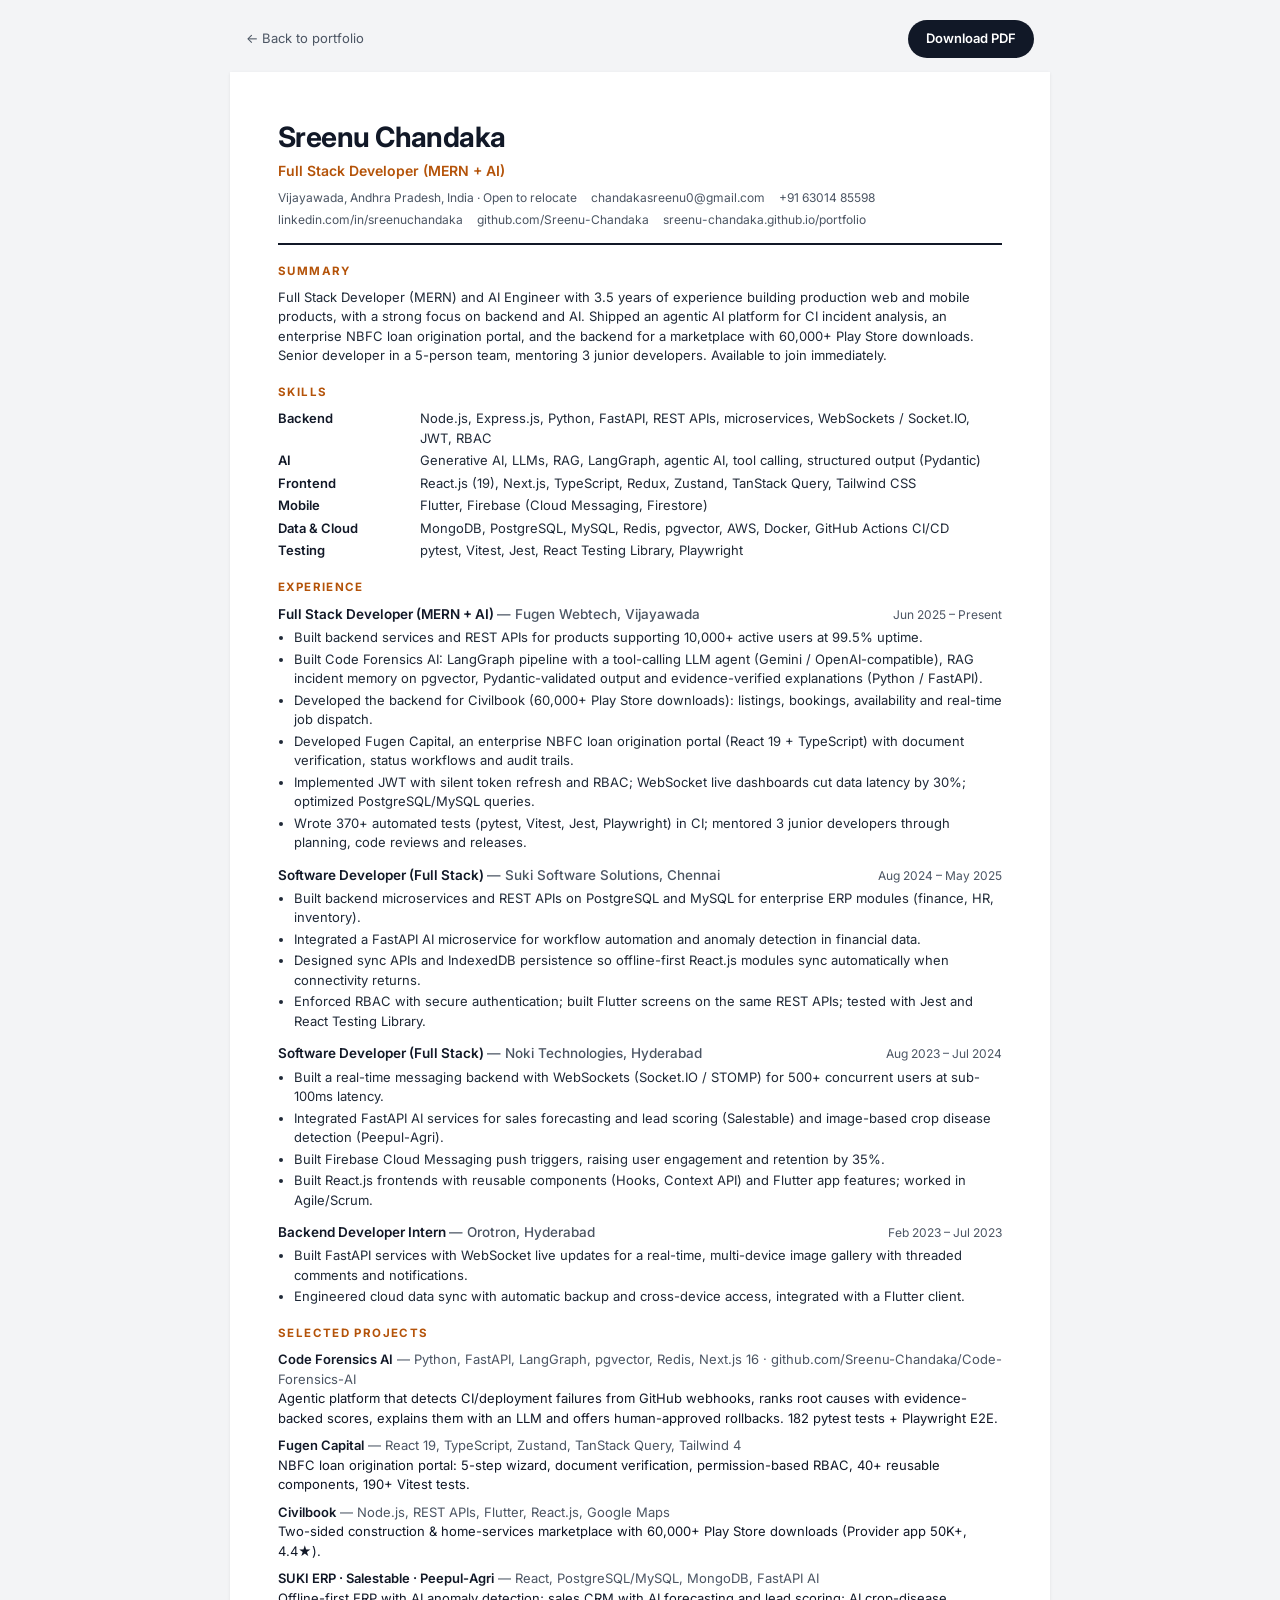
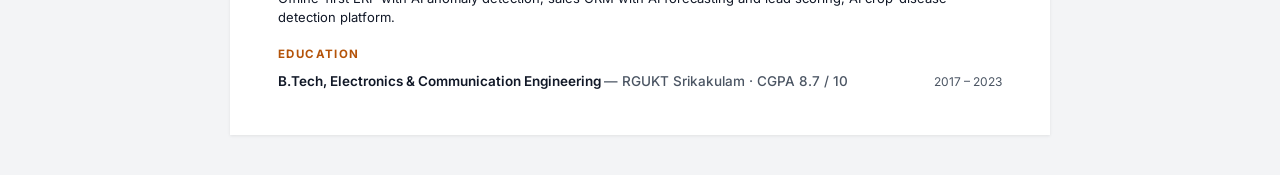
<file: resume.html>
<!DOCTYPE html>
<html lang="en">
<head>
  <meta charset="UTF-8" />
  <meta name="viewport" content="width=device-width, initial-scale=1.0" />
  <title>Sreenu Chandaka — Résumé</title>
  <meta name="description" content="Résumé of Sreenu Chandaka, Full Stack Developer (MERN + AI)." />
  <link rel="icon" href="./assets/images/my-avatar.png" type="image/png" />
  <link rel="preconnect" href="https://fonts.googleapis.com" />
  <link rel="preconnect" href="https://fonts.gstatic.com" crossorigin />
  <link href="https://fonts.googleapis.com/css2?family=Inter:wght@400;500;600;700&display=swap" rel="stylesheet" />
  <style>
    :root{ --ink:#111827; --muted:#4b5563; --line:#e5e7eb; --accent:#b45309; }
    *{ box-sizing:border-box; margin:0; padding:0; }
    body{ font-family:Inter, Arial, sans-serif; color:var(--ink); background:#f3f4f6; font-size:13px; line-height:1.5; }
    .toolbar{ max-width:820px; margin:20px auto 0; padding:0 16px; display:flex; justify-content:space-between; align-items:center; gap:12px; }
    .toolbar a{ color:var(--muted); text-decoration:none; font-size:13px; }
    .toolbar a:hover{ color:var(--ink); }
    .toolbar button{ font:inherit; font-weight:600; background:var(--ink); color:#fff; border:0; border-radius:999px; padding:9px 18px; cursor:pointer; }
    .page{ max-width:820px; margin:14px auto 40px; background:#fff; padding:44px 48px; box-shadow:0 1px 3px rgba(0,0,0,.08); }
    header{ border-bottom:2px solid var(--ink); padding-bottom:14px; margin-bottom:16px; }
    h1{ font-size:28px; letter-spacing:-.02em; }
    .role{ font-size:14px; font-weight:600; color:var(--accent); margin-top:2px; }
    .contact{ display:flex; flex-wrap:wrap; gap:4px 14px; margin-top:8px; color:var(--muted); font-size:12px; }
    .contact a{ color:inherit; text-decoration:none; }
    h2{ font-size:11.5px; text-transform:uppercase; letter-spacing:.12em; color:var(--accent); margin:18px 0 8px; }
    p.summary{ color:#1f2937; }
    .skills{ display:grid; grid-template-columns:130px 1fr; gap:3px 12px; }
    .skills dt{ font-weight:600; }
    .skills dd{ color:#1f2937; }
    .job{ margin-bottom:12px; break-inside:avoid; }
    .job-head{ display:flex; justify-content:space-between; gap:12px; align-items:baseline; }
    .job-title{ font-weight:600; font-size:13.5px; }
    .job-title span{ font-weight:500; color:var(--muted); }
    .job-date{ font-size:12px; color:var(--muted); white-space:nowrap; }
    ul{ padding-left:16px; margin-top:4px; }
    li{ margin-bottom:2px; color:#1f2937; }
    .proj{ margin-bottom:8px; break-inside:avoid; }
    .proj b{ font-weight:600; }
    .muted{ color:var(--muted); }
    @media (max-width:640px){
      .page{ padding:26px 18px; }
      .skills{ grid-template-columns:1fr; }
      .skills dt{ margin-top:6px; }
      .job-head{ flex-direction:column; gap:0; }
    }
    @media print{
      @page{ size:A4; margin:12mm 13mm; }
      body{ background:#fff; font-size:11.2px; }
      .toolbar{ display:none; }
      .page{ box-shadow:none; margin:0; padding:0; max-width:none; }
      h2{ margin:12px 0 6px; }
      a{ color:inherit; }
    }
  </style>
</head>
<body>
  <div class="toolbar">
    <a href="./">← Back to portfolio</a>
    <button onclick="window.print()">Download PDF</button>
  </div>

  <main class="page">
    <header>
      <h1>Sreenu Chandaka</h1>
      <div class="role">Full Stack Developer (MERN + AI)</div>
      <div class="contact">
        <span>Vijayawada, Andhra Pradesh, India · Open to relocate</span>
        <a href="mailto:chandakasreenu0@gmail.com">chandakasreenu0@gmail.com</a>
        <a href="tel:+916301485598">+91 63014 85598</a>
        <a href="https://www.linkedin.com/in/sreenuchandaka/">linkedin.com/in/sreenuchandaka</a>
        <a href="https://github.com/Sreenu-Chandaka">github.com/Sreenu-Chandaka</a>
        <a href="https://sreenu-chandaka.github.io/portfolio/">sreenu-chandaka.github.io/portfolio</a>
      </div>
    </header>

    <section>
      <h2>Summary</h2>
      <p class="summary">
        Full Stack Developer (MERN) and AI Engineer with 3.5 years of experience building production web and mobile
        products, with a strong focus on backend and AI. Shipped an agentic AI platform for CI incident analysis, an
        enterprise NBFC loan origination portal, and the backend for a marketplace with 60,000+ Play Store downloads.
        Senior developer in a 5-person team, mentoring 3 junior developers. Available to join immediately.
      </p>
    </section>

    <section>
      <h2>Skills</h2>
      <dl class="skills">
        <dt>Backend</dt><dd>Node.js, Express.js, Python, FastAPI, REST APIs, microservices, WebSockets / Socket.IO, JWT, RBAC</dd>
        <dt>AI</dt><dd>Generative AI, LLMs, RAG, LangGraph, agentic AI, tool calling, structured output (Pydantic)</dd>
        <dt>Frontend</dt><dd>React.js (19), Next.js, TypeScript, Redux, Zustand, TanStack Query, Tailwind CSS</dd>
        <dt>Mobile</dt><dd>Flutter, Firebase (Cloud Messaging, Firestore)</dd>
        <dt>Data &amp; Cloud</dt><dd>MongoDB, PostgreSQL, MySQL, Redis, pgvector, AWS, Docker, GitHub Actions CI/CD</dd>
        <dt>Testing</dt><dd>pytest, Vitest, Jest, React Testing Library, Playwright</dd>
      </dl>
    </section>

    <section>
      <h2>Experience</h2>

      <div class="job">
        <div class="job-head">
          <div class="job-title">Full Stack Developer (MERN + AI) <span>— Fugen Webtech, Vijayawada</span></div>
          <div class="job-date">Jun 2025 – Present</div>
        </div>
        <ul>
          <li>Built backend services and REST APIs for products supporting 10,000+ active users at 99.5% uptime.</li>
          <li>Built Code Forensics AI: LangGraph pipeline with a tool-calling LLM agent (Gemini / OpenAI-compatible), RAG incident memory on pgvector, Pydantic-validated output and evidence-verified explanations (Python / FastAPI).</li>
          <li>Developed the backend for Civilbook (60,000+ Play Store downloads): listings, bookings, availability and real-time job dispatch.</li>
          <li>Developed Fugen Capital, an enterprise NBFC loan origination portal (React 19 + TypeScript) with document verification, status workflows and audit trails.</li>
          <li>Implemented JWT with silent token refresh and RBAC; WebSocket live dashboards cut data latency by 30%; optimized PostgreSQL/MySQL queries.</li>
          <li>Wrote 370+ automated tests (pytest, Vitest, Jest, Playwright) in CI; mentored 3 junior developers through planning, code reviews and releases.</li>
        </ul>
      </div>

      <div class="job">
        <div class="job-head">
          <div class="job-title">Software Developer (Full Stack) <span>— Suki Software Solutions, Chennai</span></div>
          <div class="job-date">Aug 2024 – May 2025</div>
        </div>
        <ul>
          <li>Built backend microservices and REST APIs on PostgreSQL and MySQL for enterprise ERP modules (finance, HR, inventory).</li>
          <li>Integrated a FastAPI AI microservice for workflow automation and anomaly detection in financial data.</li>
          <li>Designed sync APIs and IndexedDB persistence so offline-first React.js modules sync automatically when connectivity returns.</li>
          <li>Enforced RBAC with secure authentication; built Flutter screens on the same REST APIs; tested with Jest and React Testing Library.</li>
        </ul>
      </div>

      <div class="job">
        <div class="job-head">
          <div class="job-title">Software Developer (Full Stack) <span>— Noki Technologies, Hyderabad</span></div>
          <div class="job-date">Aug 2023 – Jul 2024</div>
        </div>
        <ul>
          <li>Built a real-time messaging backend with WebSockets (Socket.IO / STOMP) for 500+ concurrent users at sub-100ms latency.</li>
          <li>Integrated FastAPI AI services for sales forecasting and lead scoring (Salestable) and image-based crop disease detection (Peepul-Agri).</li>
          <li>Built Firebase Cloud Messaging push triggers, raising user engagement and retention by 35%.</li>
          <li>Built React.js frontends with reusable components (Hooks, Context API) and Flutter app features; worked in Agile/Scrum.</li>
        </ul>
      </div>

      <div class="job">
        <div class="job-head">
          <div class="job-title">Backend Developer Intern <span>— Orotron, Hyderabad</span></div>
          <div class="job-date">Feb 2023 – Jul 2023</div>
        </div>
        <ul>
          <li>Built FastAPI services with WebSocket live updates for a real-time, multi-device image gallery with threaded comments and notifications.</li>
          <li>Engineered cloud data sync with automatic backup and cross-device access, integrated with a Flutter client.</li>
        </ul>
      </div>
    </section>

    <section>
      <h2>Selected Projects</h2>
      <div class="proj"><b>Code Forensics AI</b> <span class="muted">— Python, FastAPI, LangGraph, pgvector, Redis, Next.js 16 · github.com/Sreenu-Chandaka/Code-Forensics-AI</span><br/>
        Agentic platform that detects CI/deployment failures from GitHub webhooks, ranks root causes with evidence-backed scores, explains them with an LLM and offers human-approved rollbacks. 182 pytest tests + Playwright E2E.</div>
      <div class="proj"><b>Fugen Capital</b> <span class="muted">— React 19, TypeScript, Zustand, TanStack Query, Tailwind 4</span><br/>
        NBFC loan origination portal: 5-step wizard, document verification, permission-based RBAC, 40+ reusable components, 190+ Vitest tests.</div>
      <div class="proj"><b>Civilbook</b> <span class="muted">— Node.js, REST APIs, Flutter, React.js, Google Maps</span><br/>
        Two-sided construction &amp; home-services marketplace with 60,000+ Play Store downloads (Provider app 50K+, 4.4★).</div>
      <div class="proj"><b>SUKI ERP · Salestable · Peepul-Agri</b> <span class="muted">— React, PostgreSQL/MySQL, MongoDB, FastAPI AI</span><br/>
        Offline-first ERP with AI anomaly detection; sales CRM with AI forecasting and lead scoring; AI crop-disease detection platform.</div>
    </section>

    <section>
      <h2>Education</h2>
      <div class="job-head">
        <div class="job-title">B.Tech, Electronics &amp; Communication Engineering <span>— RGUKT Srikakulam · CGPA 8.7 / 10</span></div>
        <div class="job-date">2017 – 2023</div>
      </div>
    </section>
  </main>
</body>
</html>
</file>
<file: assets/css/style.css>
/* ==========================================================
   Sreenu Chandaka — Portfolio
   Design: "Blueprint" — deep ink navy, amber signal accent,
   grid-line texture, technical/drafting motifs for a dev+builder profile.
   ========================================================== */

/* ---------- Tokens ---------- */
:root{
  --ink: #0A0F1A;
  --ink-2: #0F1726;
  --panel: #121C2E;
  --panel-2: #16223770;
  --line: rgba(233, 238, 245, 0.09);
  --line-strong: rgba(233, 238, 245, 0.16);
  --grid-line: rgba(233, 238, 245, 0.035);
  --paper: #E9EEF5;
  --muted: #8FA0B8;
  --muted-2: #64768F;
  --amber: #FFB454;
  --amber-deep: #FF8A3D;
  --amber-dim: rgba(255, 180, 84, 0.14);

  --font-display: "Space Grotesk", "Inter", sans-serif;
  --font-body: "Inter", sans-serif;
  --font-mono: "JetBrains Mono", monospace;

  --ease: cubic-bezier(.22, 1, .36, 1);
  --sidebar-w: 300px;
  --content-max: 780px;
  --radius: 10px;
}

[data-theme="light"]{
  --ink: #F3F1EA;
  --ink-2: #ECEADF;
  --panel: #FFFFFF;
  --panel-2: #ffffffb0;
  --line: rgba(10, 15, 26, 0.10);
  --line-strong: rgba(10, 15, 26, 0.18);
  --grid-line: rgba(10, 15, 26, 0.045);
  --paper: #14202F;
  --muted: #5B6B80;
  --muted-2: #7C8AA0;
  --amber: #C97227;
  --amber-deep: #A85B18;
  --amber-dim: rgba(201, 114, 39, 0.12);
}

*, *::before, *::after{ box-sizing: border-box; margin: 0; padding: 0; }
html{ scroll-behavior: smooth; }
html, body{ height: 100%; }

body{
  background: var(--ink);
  color: var(--paper);
  font-family: var(--font-body);
  font-size: 15.5px;
  line-height: 1.65;
  -webkit-font-smoothing: antialiased;
  overflow-x: hidden;
  transition: background .45s var(--ease), color .45s var(--ease);

  /* blueprint grid texture — kept faint so it reads as paper, not noise */
  background-image:
    linear-gradient(var(--grid-line) 1px, transparent 1px),
    linear-gradient(90deg, var(--grid-line) 1px, transparent 1px);
  background-size: 56px 56px;
  background-attachment: fixed;
}

a{ color: inherit; text-decoration: none; }
ul, ol{ list-style: none; }
img{ display: block; max-width: 100%; }
button{ font: inherit; color: inherit; background: none; border: none; cursor: pointer; }
input, textarea{ font: inherit; color: inherit; }

::selection{ background: var(--amber); color: var(--ink); }

.icon{ width: 18px; height: 18px; display: block; flex-shrink: 0; }

@media (prefers-reduced-motion: reduce){
  *, *::before, *::after{ animation-duration: 0.001ms !important; animation-iteration-count: 1 !important; transition-duration: 0.001ms !important; scroll-behavior: auto !important; }
}

/* ---------- Progress bar ---------- */
.progress-bar{
  position: fixed; top: 0; left: 0; height: 2px; width: 0%;
  background: linear-gradient(90deg, var(--amber), var(--amber-deep));
  z-index: 900; transition: width .12s linear;
}

/* ---------- Preloader ---------- */
.preloader{
  position: fixed; inset: 0; z-index: 999;
  background: var(--ink);
  display: flex; align-items: center; justify-content: center;
  transition: opacity .6s var(--ease), visibility .6s var(--ease);
}
.preloader.is-hidden{ opacity: 0; visibility: hidden; }
.preloader-inner{ display: flex; flex-direction: column; align-items: center; gap: 14px; }
.preloader-mark{
  font-family: var(--font-mono); font-size: 13px; letter-spacing: .18em;
  color: var(--amber);
}
.preloader-line{ width: 120px; height: 1px; background: var(--line-strong); overflow: hidden; }
.preloader-line span{
  display: block; height: 100%; width: 40%; background: var(--amber);
  animation: preload-sweep 1.1s ease-in-out infinite;
}
@keyframes preload-sweep{
  0%{ transform: translateX(-100%); }
  100%{ transform: translateX(350%); }
}

/* ---------- Custom cursor ---------- */
.cursor-dot, .cursor-ring{
  position: fixed; top: 0; left: 0; pointer-events: none; z-index: 850;
  border-radius: 50%; transform: translate(-50%, -50%);
}
.cursor-dot{ width: 5px; height: 5px; background: var(--amber); }
.cursor-ring{
  width: 30px; height: 30px; border: 1px solid var(--line-strong);
  transition: width .2s var(--ease), height .2s var(--ease), border-color .2s var(--ease), background .2s var(--ease);
}
.cursor-ring.is-active{ width: 46px; height: 46px; border-color: var(--amber); background: var(--amber-dim); }
@media (hover: none), (pointer: coarse){
  .cursor-dot, .cursor-ring{ display: none; }
}

/* ---------- Layout shell ---------- */
main{
  display: grid;
  grid-template-columns: var(--sidebar-w) 1fr;
  min-height: 100vh;
  max-width: 1240px;
  margin: 0 auto;
}

/* ---------- Sidebar ---------- */
.sidebar{
  border-right: 1px solid var(--line);
  padding: 42px 30px;
  position: sticky; top: 0; height: 100vh;
  display: flex; flex-direction: column;
  overflow-y: auto;
}
.sidebar-top{ display: flex; flex-direction: column; gap: 18px; }

.avatar-frame{ position: relative; width: 108px; height: 108px; }
.avatar-box{
  width: 88px; height: 88px; margin: 10px; border-radius: 4px; overflow: hidden;
  border: 1px solid var(--line-strong);
}
.avatar-box img{ width: 100%; height: 100%; object-fit: cover; }
.frame-tick{ position: absolute; width: 14px; height: 14px; border-color: var(--amber); opacity: .8; }
.tick-tl{ top: 0; left: 0; border-top: 2px solid; border-left: 2px solid; }
.tick-tr{ top: 0; right: 0; border-top: 2px solid; border-right: 2px solid; }
.tick-bl{ bottom: 0; left: 0; border-bottom: 2px solid; border-left: 2px solid; }
.tick-br{ bottom: 0; right: 0; border-bottom: 2px solid; border-right: 2px solid; }
.avatar-frame{ animation: reticle-pulse 3.4s ease-in-out infinite; }
@keyframes reticle-pulse{
  0%, 100%{ filter: drop-shadow(0 0 0 transparent); }
  50%{ filter: drop-shadow(0 0 6px var(--amber-dim)); }
}

.status-pill{
  display: inline-flex; align-items: center; gap: 6px;
  font-family: var(--font-mono); font-size: 11px; letter-spacing: .02em;
  color: var(--muted); width: fit-content;
}
.status-dot{
  width: 7px; height: 7px; border-radius: 50%; background: #57D18C;
  box-shadow: 0 0 0 0 rgba(87, 209, 140, .5);
  animation: dot-ping 2s ease-out infinite;
}
@keyframes dot-ping{
  0%{ box-shadow: 0 0 0 0 rgba(87, 209, 140, .45); }
  70%{ box-shadow: 0 0 0 6px rgba(87, 209, 140, 0); }
  100%{ box-shadow: 0 0 0 0 rgba(87, 209, 140, 0); }
}

.identity .name{
  font-family: var(--font-display); font-size: 22px; font-weight: 600;
  letter-spacing: -.01em;
}
.identity .title{
  color: var(--amber); font-size: 13.5px; margin-top: 4px;
  font-family: var(--font-mono);
}

.meta-row{ display: flex; flex-wrap: wrap; gap: 8px; }
.meta-chip{
  font-family: var(--font-mono); font-size: 10.5px; color: var(--muted);
  border: 1px solid var(--line); border-radius: 3px; padding: 4px 8px;
}

.contacts-toggle{
  display: flex; align-items: center; justify-content: space-between;
  border-top: 1px solid var(--line); padding-top: 16px; margin-top: 4px;
  font-size: 13px; color: var(--muted);
}
.contacts-toggle .chev{ transition: transform .35s var(--ease); }
.contacts-toggle[aria-expanded="true"] .chev{ transform: rotate(180deg); }
.contacts-toggle:hover{ color: var(--paper); }

.sidebar-more{
  display: grid; grid-template-rows: 0fr; opacity: 0;
  transition: grid-template-rows .45s var(--ease), opacity .35s var(--ease), margin .45s var(--ease);
}
.sidebar-more > *{ overflow: hidden; }
.sidebar-more.is-open{ grid-template-rows: 1fr; opacity: 1; margin-top: 18px; }
.sidebar-more.is-open > *{ overflow: visible; }

.contacts-list{ display: flex; flex-direction: column; gap: 14px; padding-bottom: 18px; border-bottom: 1px solid var(--line); }
.contact-item{ display: flex; align-items: center; gap: 12px; }
.icon-box{
  width: 30px; height: 30px; border: 1px solid var(--line); border-radius: 6px;
  display: flex; align-items: center; justify-content: center; color: var(--amber); flex-shrink: 0;
}
.icon-box .icon{ width: 15px; height: 15px; }
.contact-info{ display: flex; flex-direction: column; gap: 2px; min-width: 0; }
.contact-label{ font-family: var(--font-mono); font-size: 10px; color: var(--muted-2); text-transform: uppercase; letter-spacing: .06em; }
.contact-link{ font-size: 12.5px; color: var(--paper); overflow-wrap: anywhere; }
a.contact-link{ transition: color .2s; }
a.contact-link:hover{ color: var(--amber); }

.social-list{ display: flex; gap: 10px; padding-top: 16px; }
.social-link{
  width: 34px; height: 34px; border: 1px solid var(--line); border-radius: 6px;
  display: flex; align-items: center; justify-content: center; color: var(--muted);
  transition: color .2s, border-color .2s, transform .2s var(--ease);
}
.social-link svg{ width: 16px; height: 16px; }
.social-link:hover{ color: var(--amber); border-color: var(--amber); transform: translateY(-2px); }

/* ---------- Navbar ---------- */
.main-content{ min-width: 0; }
.navbar{
  position: sticky; top: 0; z-index: 40;
  display: flex; gap: 4px; padding: 18px 40px;
  background: color-mix(in srgb, var(--ink) 82%, transparent);
  backdrop-filter: blur(10px);
  border-bottom: 1px solid var(--line);
  overflow-x: auto; scrollbar-width: none;
}
.navbar::-webkit-scrollbar{ display: none; }
.navbar-link{
  position: relative; padding: 9px 16px; font-size: 13.5px; color: var(--muted);
  white-space: nowrap; border-radius: 999px; transition: color .25s;
  z-index: 1;
}
.navbar-link:hover{ color: var(--paper); }
.navbar-link.active{ color: var(--ink); }
[data-theme="light"] .navbar-link.active{ color: var(--panel); }
.nav-indicator{
  position: absolute; top: 18px; left: 0; height: 34px; border-radius: 999px;
  background: var(--amber);
  transition: transform .45s var(--ease), width .45s var(--ease);
  z-index: 0;
  will-change: transform;
}

/* ---------- Page viewport ---------- */
.page-viewport{ position: relative; padding: 48px 40px 90px; max-width: var(--content-max); }
.page{ display: none; }
.page.active{ display: block; animation: page-in .5s var(--ease); }
@keyframes page-in{
  from{ opacity: 0; transform: translateY(10px); }
  to{ opacity: 1; transform: translateY(0); }
}

.page-head{ margin-bottom: 40px; }
.page-kicker{ font-family: var(--font-mono); font-size: 12px; color: var(--amber); margin-bottom: 12px; }
.page-title{
  font-family: var(--font-display); font-weight: 600; font-size: clamp(26px, 3.6vw, 36px);
  line-height: 1.2; letter-spacing: -.01em;
}

/* ---------- Reveal-on-scroll ---------- */
[data-reveal]{
  opacity: 0; transform: translateY(18px);
  transition: opacity .7s var(--ease), transform .7s var(--ease);
}
[data-reveal].is-visible{ opacity: 1; transform: translateY(0); }

.h3{ font-family: var(--font-display); font-size: 18px; font-weight: 600; margin-bottom: 18px; }
.h4{ font-family: var(--font-display); font-size: 15.5px; font-weight: 600; }

/* ---------- About ---------- */
.about-text{ display: flex; flex-direction: column; gap: 16px; color: var(--muted); margin-bottom: 44px; max-width: 62ch; }
.about-text p{ }
.about-text p::first-letter{ color: var(--paper); }

.stat-strip{
  display: grid; grid-template-columns: repeat(3, 1fr);
  border: 1px solid var(--line); border-radius: var(--radius);
  margin-bottom: 52px; overflow: hidden;
}
.stat{ padding: 20px 18px; border-right: 1px solid var(--line); }
.stat:last-child{ border-right: none; }
.stat-num{
  display: block; font-family: var(--font-mono); font-size: 26px; color: var(--amber); font-weight: 500;
}
.stat-label{ display: block; font-size: 11.5px; color: var(--muted); margin-top: 4px; }

.stack{ margin-bottom: 52px; }
.stack-grid{ display: grid; grid-template-columns: repeat(2, 1fr); gap: 22px 28px; }
.stack-col{ border-top: 1px solid var(--line); padding-top: 12px; }
.stack-col-label{ font-family: var(--font-mono); font-size: 11px; color: var(--amber); display: block; margin-bottom: 6px; }
.stack-col p{ font-size: 13.5px; color: var(--muted); line-height: 1.6; }

.service{ margin-bottom: 52px; }
.service-list{ display: flex; flex-direction: column; }
.service-item{
  display: flex; gap: 18px; padding: 20px 0; border-top: 1px solid var(--line);
  transition: padding-left .3s var(--ease);
}
.service-item:last-child{ border-bottom: 1px solid var(--line); }
.service-item:hover{ padding-left: 8px; }
.service-icon-box{
  width: 42px; height: 42px; border: 1px solid var(--line); border-radius: 8px; flex-shrink: 0;
  display: flex; align-items: center; justify-content: center; color: var(--amber);
}
.service-content h4{ margin-bottom: 6px; }
.service-content p{ font-size: 13.5px; color: var(--muted); max-width: 48ch; }

.marquee-wrap{ border-top: 1px solid var(--line); border-bottom: 1px solid var(--line); padding: 22px 0; }
.marquee{ display: flex; overflow: hidden; -webkit-mask-image: linear-gradient(90deg, transparent, #000 8%, #000 92%, transparent); mask-image: linear-gradient(90deg, transparent, #000 8%, #000 92%, transparent); }
.marquee-track{ display: flex; gap: 46px; align-items: center; flex-shrink: 0; animation: marquee 26s linear infinite; padding-right: 46px; }
.marquee-track img{ height: 26px; width: auto; opacity: .75; filter: grayscale(.15); transition: opacity .2s; }
.marquee-track img:hover{ opacity: 1; }
@keyframes marquee{ from{ transform: translateX(0); } to{ transform: translateX(-100%); } }
@media (prefers-reduced-motion: reduce){ .marquee-track{ animation: none; } }

/* ---------- Resume / timeline ---------- */
.timeline-section{ margin-bottom: 48px; }
.timeline-head{ display: flex; align-items: center; gap: 10px; margin-bottom: 22px; color: var(--amber); }
.timeline-head .h3{ margin-bottom: 0; color: var(--paper); }
.timeline{ position: relative; padding-left: 26px; }
.timeline::before{ content: ""; position: absolute; left: 4px; top: 6px; bottom: 6px; width: 1px; background: var(--line-strong); }
.timeline-item{ position: relative; padding-bottom: 30px; }
.timeline-item:last-child{ padding-bottom: 0; }
.timeline-item::before{
  content: ""; position: absolute; left: -26px; top: 5px; width: 9px; height: 9px; border-radius: 50%;
  background: var(--ink); border: 2px solid var(--amber);
}
.timeline-date{ font-family: var(--font-mono); font-size: 11.5px; color: var(--amber); }
.timeline-role{ font-size: 15px; margin: 6px 0 2px; }
.timeline-role .dash{ color: var(--muted-2); font-weight: 400; }
.timeline-loc{ font-size: 12.5px; color: var(--muted-2); margin-bottom: 10px; }
.timeline-points{ list-style: none; display: flex; flex-direction: column; gap: 6px; }
.timeline-points li{ font-size: 13.5px; color: var(--muted); padding-left: 14px; position: relative; }
.timeline-points li::before{ content: "—"; position: absolute; left: 0; color: var(--muted-2); }

.btn-resume-download{
  display: inline-flex; align-items: center; gap: 10px; margin-top: 8px;
  padding: 13px 22px; border: 1px solid var(--line-strong); border-radius: 999px;
  font-size: 13.5px; transition: border-color .25s, background .25s, transform .25s var(--ease);
}
.btn-resume-download:hover{ border-color: var(--amber); background: var(--amber-dim); transform: translateY(-2px); }

/* ---------- Portfolio ---------- */
.filter-list{ display: flex; gap: 8px; margin-bottom: 28px; }
.filter-btn{
  font-size: 12.5px; padding: 8px 16px; border: 1px solid var(--line); border-radius: 999px; color: var(--muted);
  transition: color .2s, border-color .2s, background .2s;
}
.filter-btn:hover{ color: var(--paper); }
.filter-btn.active{ color: var(--ink); background: var(--amber); border-color: var(--amber); }
[data-theme="light"] .filter-btn.active{ color: var(--panel); }

.project-list{ display: grid; grid-template-columns: repeat(2, 1fr); gap: 22px; }
.project-item{ transition: opacity .35s var(--ease), transform .35s var(--ease); }
.project-item.is-hidden{ display: none; }
.project-img{
  position: relative; aspect-ratio: 4/3; border-radius: var(--radius); overflow: hidden;
  border: 1px solid var(--line); margin-bottom: 12px; background: var(--panel);
}
.project-img img{ width: 100%; height: 100%; object-fit: cover; transition: transform .5s var(--ease); }
.project-item a:hover .project-img img{ transform: scale(1.06); }
.project-hover{
  position: absolute; inset: 0; display: flex; align-items: center; justify-content: center;
  background: rgba(10, 15, 26, .45); color: var(--paper); opacity: 0; transition: opacity .3s var(--ease);
}
.project-item a:hover .project-hover{ opacity: 1; }
.project-title{ font-size: 14.5px; font-weight: 500; margin-bottom: 3px; }
.project-category{ font-size: 12px; color: var(--muted-2); font-family: var(--font-mono); }

/* ---------- Blog ---------- */
.blog-list{ display: flex; flex-direction: column; }
.blog-item{ border-top: 1px solid var(--line); }
.blog-item:last-child{ border-bottom: 1px solid var(--line); }
.blog-item a{ display: flex; gap: 20px; padding: 22px 0; align-items: center; }
.blog-banner{ width: 120px; height: 88px; flex-shrink: 0; border-radius: 8px; overflow: hidden; border: 1px solid var(--line); }
.blog-banner img{ width: 100%; height: 100%; object-fit: cover; transition: transform .4s var(--ease); }
.blog-item a:hover .blog-banner img{ transform: scale(1.08); }
.blog-body time{ font-family: var(--font-mono); font-size: 11px; color: var(--amber); }
.blog-body h3{ margin: 5px 0; }
.blog-body p{ font-size: 13px; color: var(--muted); }
.blog-item a:hover .blog-body h3{ color: var(--amber); }

/* ---------- Contact ---------- */
.contact-form{ margin-bottom: 36px; }
.form{ display: flex; flex-direction: column; gap: 20px; max-width: 480px; }
.field{ position: relative; }
.form-input{
  width: 100%; background: transparent; border: none; border-bottom: 1px solid var(--line-strong);
  padding: 10px 2px; font-size: 14.5px; color: var(--paper); outline: none;
  transition: border-color .25s;
}
textarea.form-input{ resize: vertical; min-height: 70px; }
.form-input:focus{ border-color: var(--amber); }
.field label{
  position: absolute; left: 2px; top: 10px; color: var(--muted-2); font-size: 14.5px;
  pointer-events: none; transition: transform .2s var(--ease), font-size .2s var(--ease), color .2s;
  transform-origin: left top;
}
.form-input:focus + label,
.form-input:not(:placeholder-shown) + label{
  transform: translateY(-18px); font-size: 11px; color: var(--amber);
}
.form-btn{
  display: inline-flex; align-items: center; justify-content: center; gap: 10px;
  padding: 13px 22px; border-radius: 999px; width: fit-content;
  background: var(--amber); color: var(--ink); font-size: 13.5px; font-weight: 500;
  transition: transform .25s var(--ease), opacity .25s;
}
.form-btn:hover:not(:disabled){ transform: translateY(-2px); }
.form-btn:disabled{ opacity: .4; cursor: not-allowed; }
.form-status{ font-size: 12.5px; color: var(--muted); min-height: 16px; }
.form-status.is-error{ color: #F27C6C; }
.form-status.is-ok{ color: #57D18C; }

.mapbox figure{ border-radius: var(--radius); overflow: hidden; border: 1px solid var(--line); filter: grayscale(.3) contrast(1.05); }
[data-theme="light"] .mapbox figure{ filter: grayscale(.15); }

/* ---------- Floating controls ---------- */
.theme-toggle, .to-top{
  position: fixed; right: 26px; width: 42px; height: 42px; border-radius: 50%;
  border: 1px solid var(--line-strong); background: var(--panel);
  display: flex; align-items: center; justify-content: center; color: var(--muted);
  z-index: 60; transition: color .2s, border-color .2s, transform .2s var(--ease), opacity .3s, visibility .3s;
}
.theme-toggle{ bottom: 26px; }
.to-top{ bottom: 78px; opacity: 0; visibility: hidden; transform: translateY(8px); }
.to-top.is-visible{ opacity: 1; visibility: visible; transform: translateY(0); }
.theme-toggle:hover, .to-top:hover{ color: var(--amber); border-color: var(--amber); }

.icon-moon{ display: none; }
[data-theme="light"] .icon-sun{ display: none; }
[data-theme="light"] .icon-moon{ display: block; }


/* ---------- Buttons / CTAs ---------- */
.btn{
  display: inline-flex; align-items: center; justify-content: center; gap: 8px;
  padding: 10px 16px; border-radius: 999px; font-size: 13px; font-weight: 500;
  border: 1px solid var(--line-strong); transition: transform .2s var(--ease), background .2s, border-color .2s, color .2s;
}
.btn .icon{ width: 15px; height: 15px; }
.btn:hover{ transform: translateY(-2px); }
.btn-primary{ background: var(--amber); border-color: var(--amber); color: var(--ink); }
[data-theme="light"] .btn-primary{ color: var(--panel); }
.btn-primary:hover{ background: var(--amber-deep); border-color: var(--amber-deep); }
.btn-ghost:hover{ border-color: var(--amber); color: var(--amber); }
.sidebar-cta{ display: flex; gap: 8px; flex-wrap: wrap; }
.social-list--top{ padding-top: 0; }

/* ---------- Featured case studies ---------- */
.featured{ margin-bottom: 52px; }
.section-row{ display: flex; align-items: baseline; justify-content: space-between; gap: 12px; }
.link-btn{ font-family: var(--font-mono); font-size: 12px; color: var(--amber); }
.link-btn:hover{ text-decoration: underline; }
.case{
  border: 1px solid var(--line); border-radius: var(--radius); padding: 22px 22px 18px;
  background: color-mix(in srgb, var(--panel) 55%, transparent); margin-bottom: 16px;
  transition: border-color .25s, transform .25s var(--ease);
}
.case:hover{ border-color: var(--line-strong); transform: translateY(-2px); }
.case-head{ display: flex; justify-content: space-between; align-items: center; margin-bottom: 10px; }
.case-badge{
  font-family: var(--font-mono); font-size: 10.5px; color: var(--amber);
  background: var(--amber-dim); padding: 3px 8px; border-radius: 3px; letter-spacing: .02em;
}
.case-date{ font-family: var(--font-mono); font-size: 11px; color: var(--muted-2); }
.case-title{ font-family: var(--font-display); font-size: 19px; font-weight: 600; margin-bottom: 4px; }
.case-sub{ font-size: 14px; color: var(--muted); margin-bottom: 12px; }
.case-sub strong{ color: var(--paper); font-weight: 600; }
.case-points{ display: flex; flex-direction: column; gap: 6px; margin-bottom: 16px; }
.case-points li{ font-size: 13.5px; color: var(--muted); padding-left: 14px; position: relative; }
.case-points li::before{ content: "—"; position: absolute; left: 0; color: var(--muted-2); }
.case-foot{ display: flex; justify-content: space-between; align-items: center; gap: 12px; flex-wrap: wrap; border-top: 1px solid var(--line); padding-top: 14px; }
.tag-list{ display: flex; flex-wrap: wrap; gap: 6px; }
.tag-list li{ font-family: var(--font-mono); font-size: 10.5px; color: var(--muted); border: 1px solid var(--line); border-radius: 3px; padding: 3px 7px; }
.case-link{ font-size: 13px; color: var(--amber); white-space: nowrap; }
.case-link:hover{ text-decoration: underline; }
.case-link.is-muted{ color: var(--muted-2); font-size: 12px; }
.case-link.is-muted:hover{ text-decoration: none; }

/* ---------- Project logos: don't upscale small icons ---------- */
.project-img.is-logo{ background: #fff; display: flex; align-items: center; justify-content: center; }
.project-img.is-logo img{ width: 46%; height: 46%; object-fit: contain; }

/* ---------- Contact ---------- */
.contact-intro{ font-size: 14px; color: var(--muted); margin-bottom: 8px; }
.contact-cards{ display: grid; grid-template-columns: repeat(2, 1fr); gap: 12px; margin-bottom: 22px; }
.contact-card{
  display: flex; flex-direction: column; gap: 4px; padding: 16px 18px;
  border: 1px solid var(--line); border-radius: var(--radius); transition: border-color .2s, transform .2s var(--ease);
}
.contact-card:hover{ border-color: var(--amber); transform: translateY(-2px); }
.contact-card-label{ font-family: var(--font-mono); font-size: 10.5px; color: var(--muted-2); text-transform: uppercase; letter-spacing: .06em; }
.contact-card-value{ font-size: 14px; overflow-wrap: anywhere; }
.availability{ display: flex; align-items: center; gap: 10px; font-size: 13px; color: var(--muted); }

/* custom cursor stays hidden until the mouse actually moves */
.cursor-dot, .cursor-ring{ opacity: 0; transition: opacity .3s; }
body.has-cursor .cursor-dot, body.has-cursor .cursor-ring{ opacity: 1; }

/* ---------- Responsive ---------- */
@media (max-width: 900px){
  main{ grid-template-columns: 1fr; }
  .sidebar{
    position: relative; height: auto; border-right: none; border-bottom: 1px solid var(--line);
    padding: 22px;
  }
  .sidebar-top{
    display: grid; grid-template-columns: auto 1fr; column-gap: 16px; row-gap: 14px; align-items: center;
  }
  .avatar-frame{ width: 84px; height: 84px; }
  .avatar-box{ width: 66px; height: 66px; margin: 9px; }
  .status-pill{ position: absolute; left: 0; bottom: -18px; white-space: nowrap; }
  .identity .name{ font-size: 20px; }
  .meta-row, .sidebar-cta, .social-list--top, .contacts-toggle{ grid-column: 1 / -1; }
  .meta-row{ margin-top: 8px; }
  .navbar{ padding: 14px 22px; }
  .page-viewport{ padding: 32px 22px 80px; }
  .stack-grid{ grid-template-columns: 1fr; }
  .project-list{ grid-template-columns: 1fr; }
  .blog-item a{ flex-direction: column; align-items: flex-start; }
  .blog-banner{ width: 100%; height: 160px; }
}

@media (max-width: 520px){
  .stat-strip{ grid-template-columns: 1fr; }
  .stat{ border-right: none; border-bottom: 1px solid var(--line); }
  .stat:last-child{ border-bottom: none; }
  .theme-toggle, .to-top{ right: 16px; }
  .contact-cards{ grid-template-columns: 1fr; }
  .case{ padding: 18px 16px 14px; }
}

/* ---------- Mobile polish ---------- */
@media (max-width: 900px){
  /* Comfortable tap targets (~40px) for small text links */
  .case-link, .link-btn{ display: inline-flex; align-items: center; min-height: 40px; }
  a.contact-link{ display: inline-flex; align-items: center; min-height: 36px; }
  .social-link{ width: 40px; height: 40px; }
  .filter-btn{ min-height: 38px; }

  /* Hint that the tab bar scrolls when it doesn't fit */
  .navbar.is-scrollable{
    -webkit-mask-image: linear-gradient(90deg, #000 85%, transparent);
            mask-image: linear-gradient(90deg, #000 85%, transparent);
  }
  .navbar.is-scrollable.at-end{ -webkit-mask-image: none; mask-image: none; }
}

@media (max-width: 520px){
  .navbar{ padding: 10px 12px; gap: 0; justify-content: space-between; }
  .navbar-link{ padding: 8px 9px; font-size: 13px; }
  .nav-indicator{ top: 10px; height: 34px; }
  .page-title br{ display: none; }
  .page-head{ margin-bottom: 28px; }
  .meta-chip, .contact-label, .contact-card-label, .case-badge, .tag-list li{ font-size: 11px; }
  .theme-toggle{ width: 38px; height: 38px; bottom: 16px; }
  .to-top{ width: 38px; height: 38px; bottom: 62px; }
}

@media (max-width: 350px){
  .navbar{ padding: 10px 8px; }
  .navbar-link{ padding: 8px 7px; font-size: 12.5px; }
}
.contacts-toggle{ min-height: 36px; }

/* Phones held sideways: keep the profile header short so the tabs stay in view */
@media (max-height: 500px) and (orientation: landscape) and (max-width: 900px){
  .sidebar{ padding: 14px 22px; }
  .sidebar-top{ grid-template-columns: auto auto auto 1fr; row-gap: 10px; }
  .avatar-frame{ width: 64px; height: 64px; }
  .avatar-box{ width: 48px; height: 48px; margin: 8px; }
  .status-pill{ display: none; }
  .identity{ grid-column: 2 / 4; }
  .meta-row{ grid-column: 4 / -1; margin-top: 0; justify-content: flex-end; }
  .sidebar-cta{ grid-column: 1 / 3; }
  .social-list--top{ grid-column: 3 / 4; }
  .contacts-toggle{ grid-column: 4 / -1; border-top: none; padding-top: 0; margin-top: 0; justify-content: flex-end; gap: 10px; }
}

/* ---------- Focus states (a11y) ---------- */
a:focus-visible, button:focus-visible, input:focus-visible, textarea:focus-visible{
  outline: 2px solid var(--amber); outline-offset: 2px;
}
</file>
